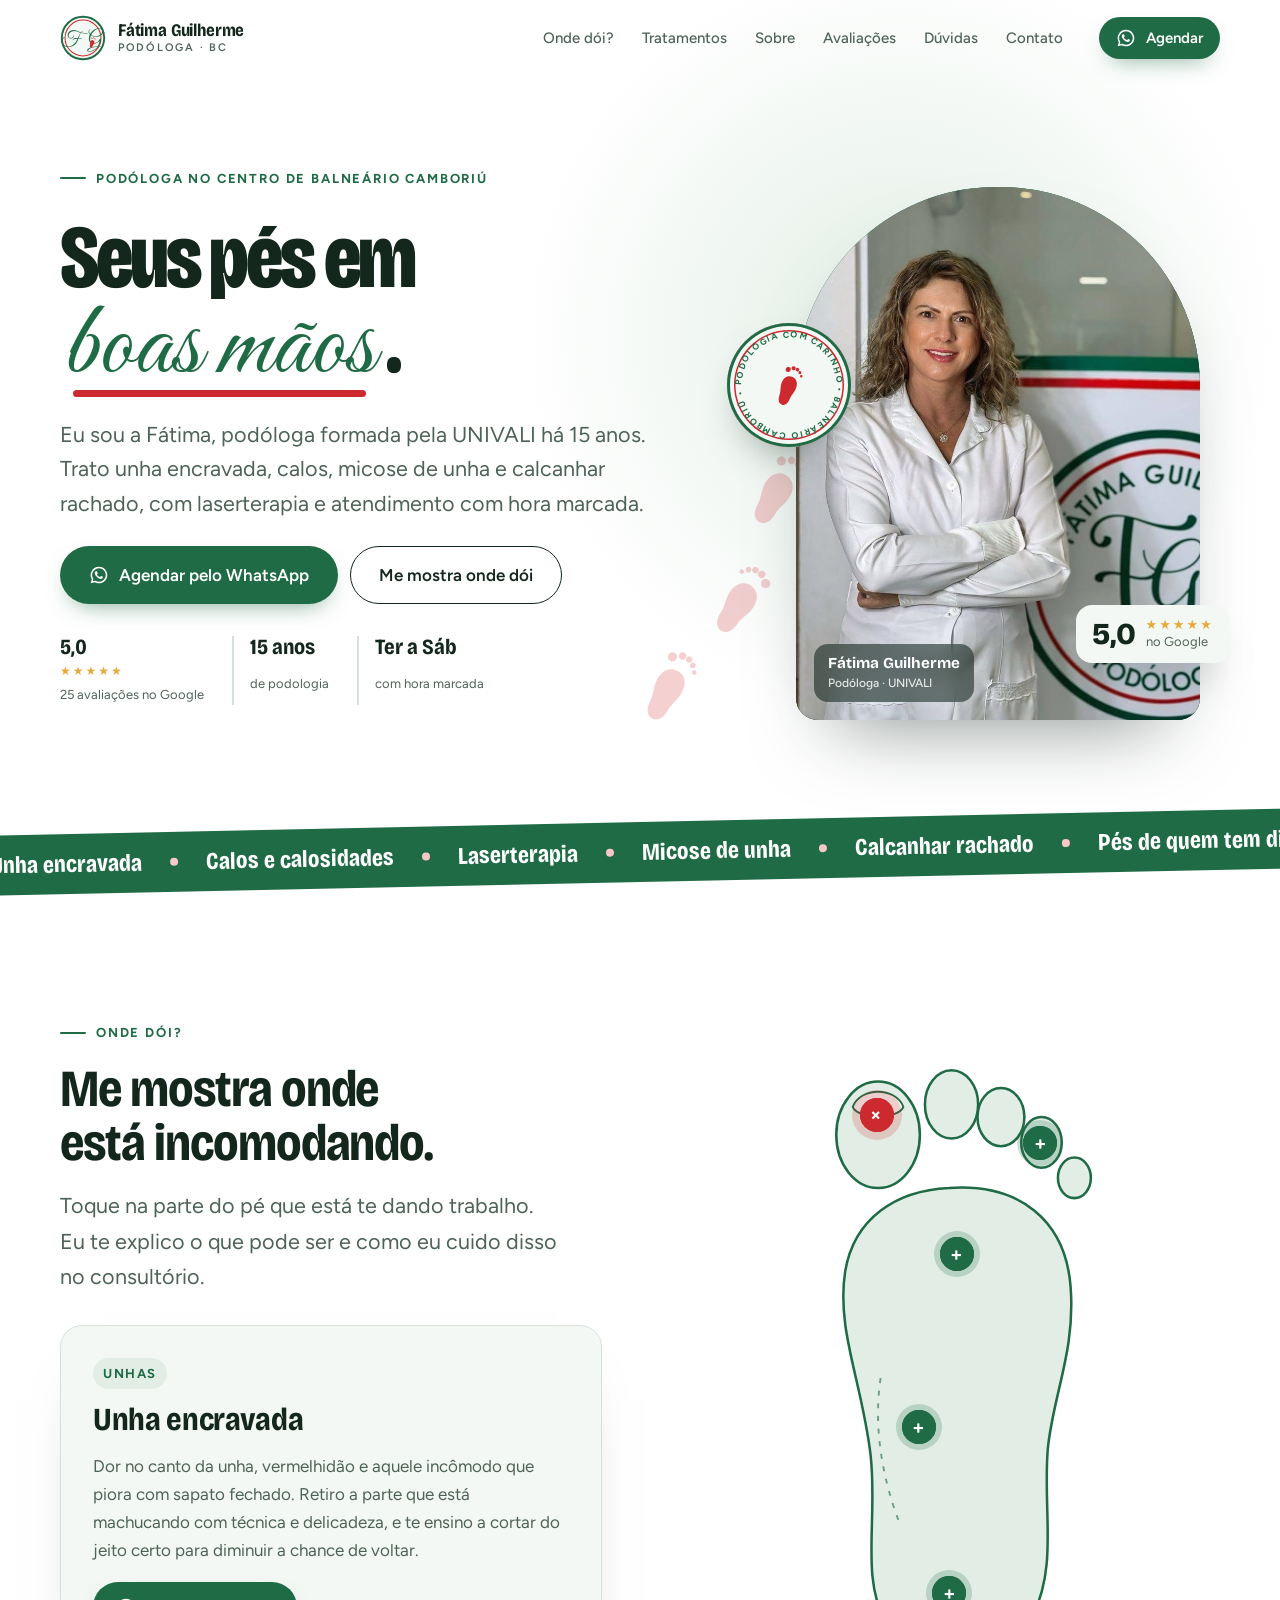
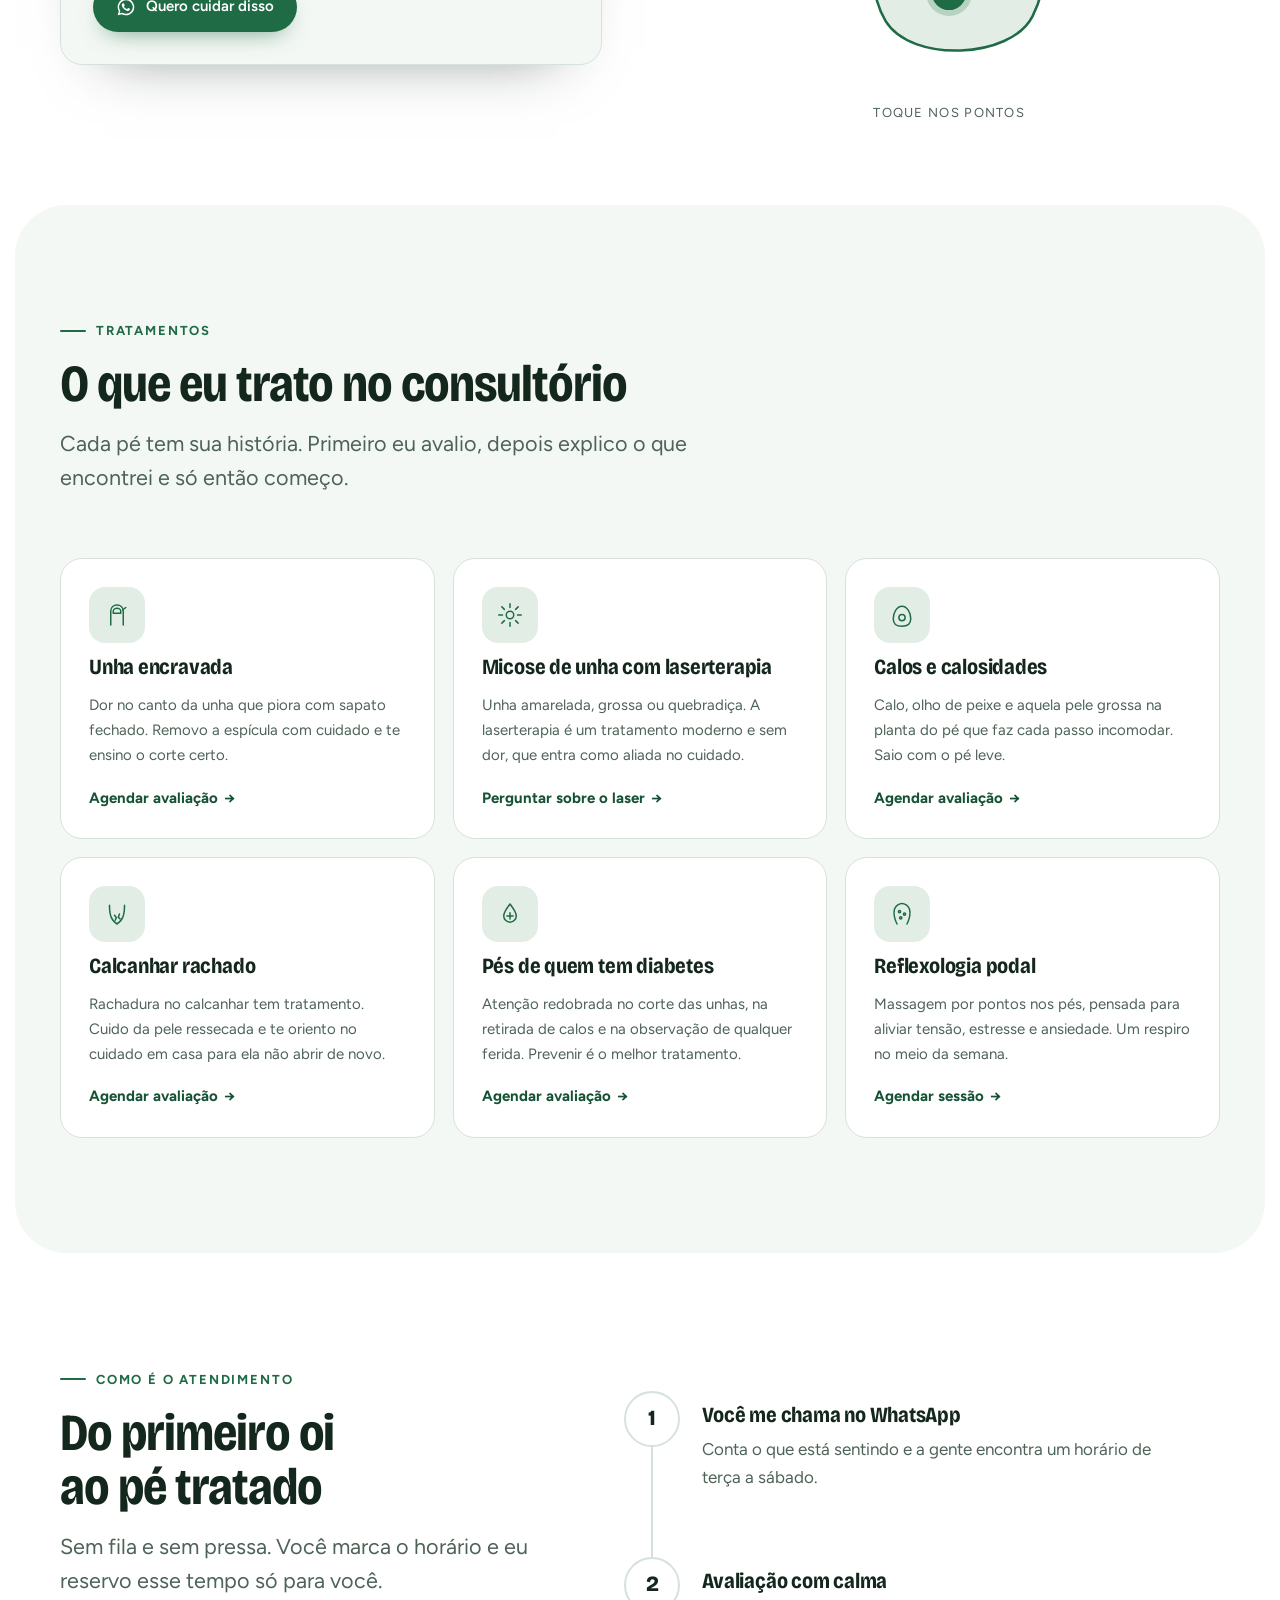
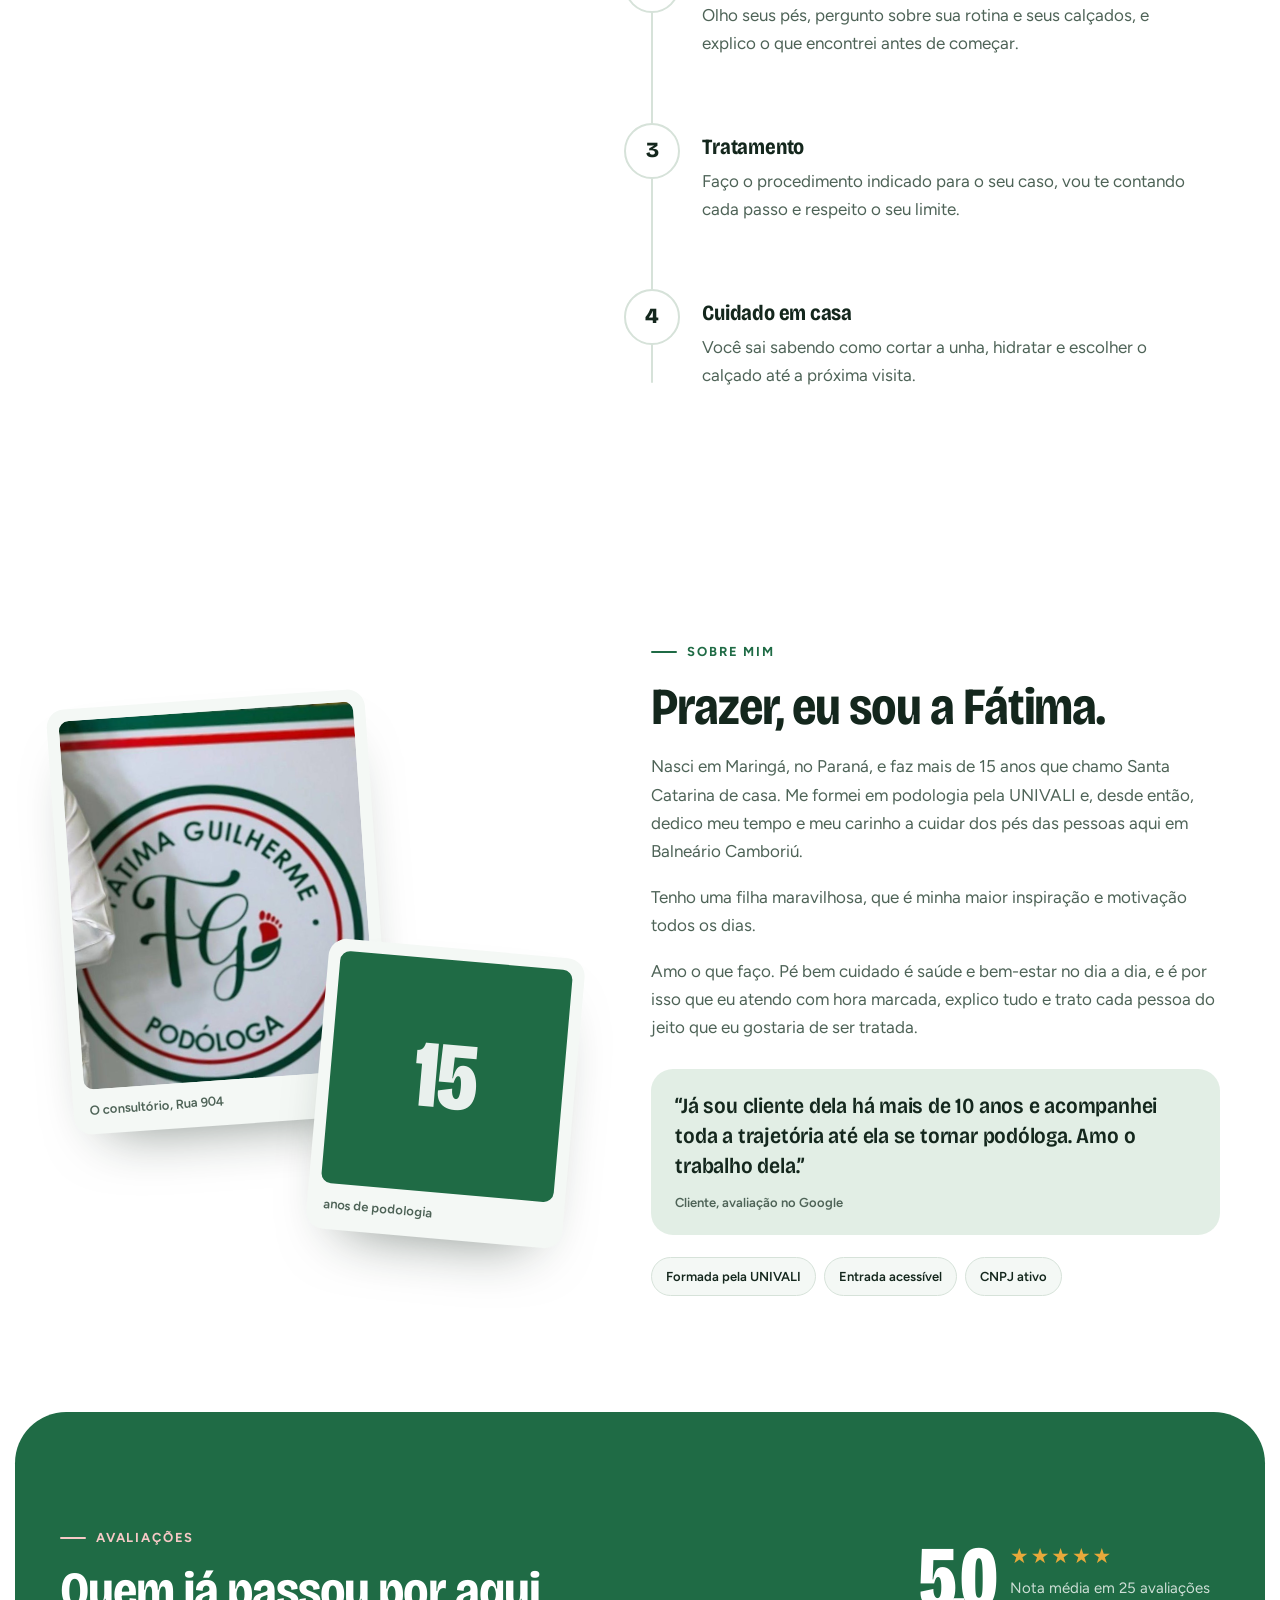
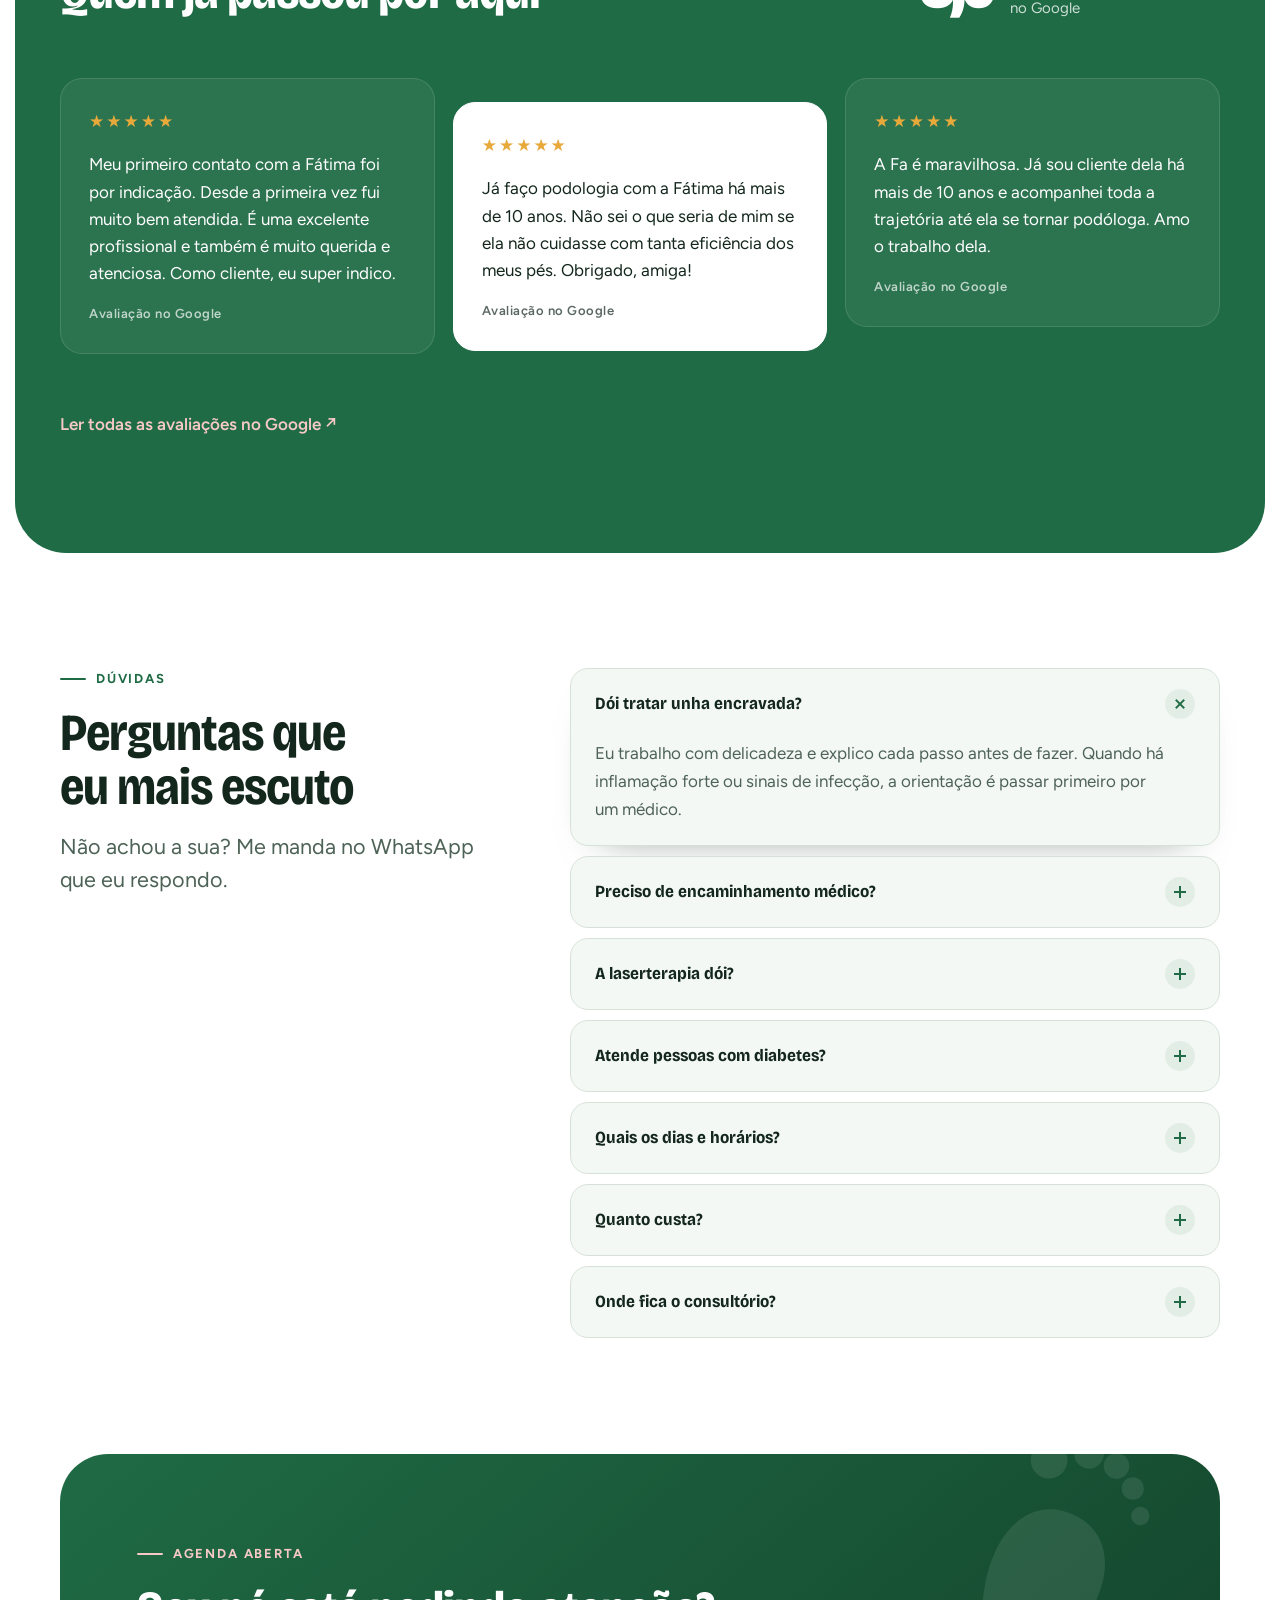
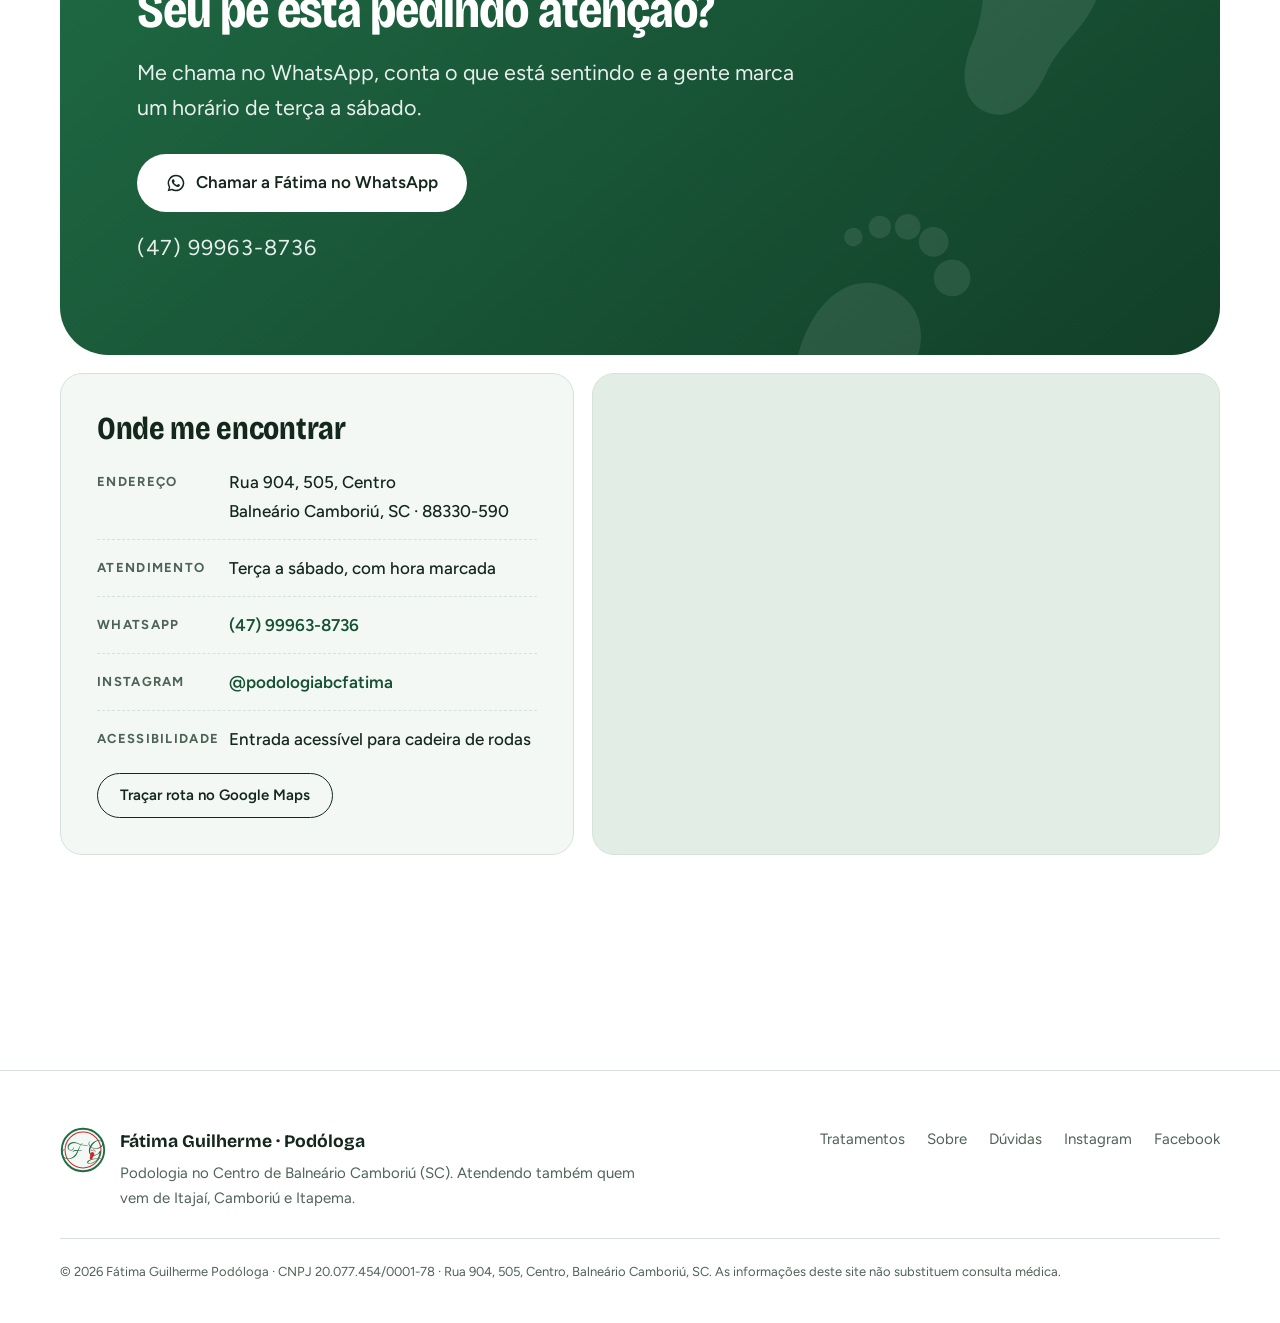
<file: index.html>
<!doctype html>
<html lang="pt-BR">
<head>
  <meta charset="utf-8">
  <meta name="viewport" content="width=device-width, initial-scale=1, viewport-fit=cover">
  <title>Podóloga em Balneário Camboriú | Fátima Guilherme · Unha encravada e laserterapia</title>
  <meta name="description" content="Fátima Guilherme, podóloga formada pela UNIVALI no Centro de Balneário Camboriú. Unha encravada, calos, micose de unha com laserterapia, calcanhar rachado e pés de quem tem diabetes. Agende pelo WhatsApp.">
  <link rel="canonical" href="https://fatimaguilherme.vercel.app/">
  <meta name="robots" content="index, follow, max-image-preview:large, max-snippet:-1">
  <meta name="author" content="Fátima Guilherme">
  <meta name="theme-color" content="#FFFFFF">
  <meta name="color-scheme" content="only light">

  <!-- Local SEO -->
  <meta name="geo.region" content="BR-SC">
  <meta name="geo.placename" content="Balneário Camboriú">
  <meta name="geo.position" content="-26.9928063;-48.6391821">
  <meta name="ICBM" content="-26.9928063, -48.6391821">

  <!-- Open Graph / redes -->
  <meta property="og:type" content="website">
  <meta property="og:locale" content="pt_BR">
  <meta property="og:site_name" content="Fátima Guilherme · Podóloga">
  <meta property="og:title" content="Fátima Guilherme · Podóloga em Balneário Camboriú">
  <meta property="og:description" content="Seus pés em boas mãos. Unha encravada, calos, micose de unha com laserterapia e cuidado com pés de quem tem diabetes. Centro de BC, com hora marcada.">
  <meta property="og:url" content="https://fatimaguilherme.vercel.app/">
  <meta property="og:image" content="https://fatimaguilherme.vercel.app/assets/img/og-image.jpg">
  <meta property="og:image:width" content="1200">
  <meta property="og:image:height" content="630">
  <meta property="og:image:alt" content="Fátima Guilherme, podóloga em Balneário Camboriú">
  <meta name="twitter:card" content="summary_large_image">
  <meta name="twitter:title" content="Fátima Guilherme · Podóloga em Balneário Camboriú">
  <meta name="twitter:description" content="Unha encravada, calos, laserterapia e cuidado com os pés no Centro de BC. Agende pelo WhatsApp.">
  <meta name="twitter:image" content="https://fatimaguilherme.vercel.app/assets/img/og-image.jpg">

  <link rel="icon" href="/assets/img/favicon.svg" type="image/svg+xml">
  <link rel="apple-touch-icon" href="/assets/img/apple-touch-icon.png">
  <link rel="manifest" href="/site.webmanifest">
  <link rel="alternate" type="text/plain" title="LLM summary" href="/llms.txt">

  <script>document.documentElement.classList.add('js')</script>
  <link rel="preconnect" href="https://fonts.googleapis.com">
  <link rel="preconnect" href="https://fonts.gstatic.com" crossorigin>
  <link rel="stylesheet" href="https://fonts.googleapis.com/css2?family=Bricolage+Grotesque:opsz,wdth,wght@12..96,75..100,500..800&family=Figtree:wght@400;500;600;700&family=Great+Vibes&display=swap">
  <link rel="stylesheet" href="/assets/css/style.css?v=4">

  <script type="application/ld+json">
  {
    "@context": "https://schema.org",
    "@graph": [
      {
        "@type": ["MedicalBusiness", "LocalBusiness"],
        "@id": "https://fatimaguilherme.vercel.app/#negocio",
        "name": "Fátima Guilherme | Podóloga",
        "alternateName": "Podologia BC Fátima",
        "description": "Consultório de podologia no Centro de Balneário Camboriú (SC). Tratamento de unha encravada, calos e calosidades, micose de unha com laserterapia, rachaduras no calcanhar, cuidado com pés de pessoas com diabetes e reflexologia podal.",
        "url": "https://fatimaguilherme.vercel.app/",
        "image": ["https://fatimaguilherme.vercel.app/assets/img/fatima-podologa-balneario-camboriu.jpg", "https://fatimaguilherme.vercel.app/assets/img/og-image.jpg"],
        "logo": "https://fatimaguilherme.vercel.app/assets/img/apple-touch-icon.png",
        "telephone": "+55-47-99963-8736",
        "medicalSpecialty": "Podiatric",
        "priceRange": "$$",
        "taxID": "20.077.454/0001-78",
        "address": {
          "@type": "PostalAddress",
          "streetAddress": "Rua 904, 505",
          "addressLocality": "Balneário Camboriú",
          "addressRegion": "SC",
          "postalCode": "88330-590",
          "addressCountry": "BR"
        },
        "geo": { "@type": "GeoCoordinates", "latitude": -26.9928063, "longitude": -48.6391821 },
        "hasMap": "https://www.google.com/maps/place/F%C3%A1tima+Guilherme+%7C+Pod%C3%B3loga/@-26.9928063,-48.6391821,17z/data=!4m6!3m5!1s0x94d8b7003e2b6f2d:0xf1be49d1ab3f99e7!8m2!3d-26.9928063!4d-48.6391821!16s%2Fg%2F11vxy5zhkg",
        "areaServed": [
          { "@type": "City", "name": "Balneário Camboriú" },
          { "@type": "City", "name": "Itajaí" },
          { "@type": "City", "name": "Camboriú" },
          { "@type": "City", "name": "Itapema" }
        ],
        "openingHoursSpecification": [
          { "@type": "OpeningHoursSpecification", "dayOfWeek": ["Tuesday", "Wednesday", "Thursday", "Friday", "Saturday"], "opens": "09:00", "closes": "19:00" }
        ],
        "amenityFeature": [
          { "@type": "LocationFeatureSpecification", "name": "Entrada acessível para cadeira de rodas", "value": true }
        ],
        "availableService": [
          { "@type": "MedicalProcedure", "name": "Tratamento de unha encravada (onicocriptose)" },
          { "@type": "MedicalTherapy", "name": "Laserterapia para micose de unha (onicomicose)" },
          { "@type": "MedicalProcedure", "name": "Remoção de calos e calosidades" },
          { "@type": "MedicalProcedure", "name": "Tratamento de rachaduras no calcanhar" },
          { "@type": "MedicalProcedure", "name": "Cuidado podológico para pessoas com diabetes" },
          { "@type": "MedicalTherapy", "name": "Reflexologia podal" }
        ],
        "founder": { "@id": "https://fatimaguilherme.vercel.app/#fatima" },
        "sameAs": [
          "https://www.instagram.com/podologiabcfatima/",
          "https://www.facebook.com/61563045962253"
        ]
      },
      {
        "@type": "Person",
        "@id": "https://fatimaguilherme.vercel.app/#fatima",
        "name": "Fátima Guilherme",
        "jobTitle": "Podóloga",
        "image": "https://fatimaguilherme.vercel.app/assets/img/fatima-podologa-balneario-camboriu.jpg",
        "alumniOf": { "@type": "CollegeOrUniversity", "name": "UNIVALI - Universidade do Vale do Itajaí" },
        "birthPlace": { "@type": "Place", "name": "Maringá, PR" },
        "worksFor": { "@id": "https://fatimaguilherme.vercel.app/#negocio" },
        "sameAs": ["https://www.instagram.com/podologiabcfatima/"]
      },
      {
        "@type": "WebSite",
        "@id": "https://fatimaguilherme.vercel.app/#site",
        "url": "https://fatimaguilherme.vercel.app/",
        "name": "Fátima Guilherme · Podóloga",
        "inLanguage": "pt-BR",
        "publisher": { "@id": "https://fatimaguilherme.vercel.app/#negocio" }
      },
      {
        "@type": "FAQPage",
        "@id": "https://fatimaguilherme.vercel.app/#faq",
        "mainEntity": [
          { "@type": "Question", "name": "Dói tratar unha encravada?", "acceptedAnswer": { "@type": "Answer", "text": "A Fátima trabalha com delicadeza e explica cada passo antes de fazer. Quando há inflamação forte ou sinais de infecção, a orientação é passar primeiro por um médico." } },
          { "@type": "Question", "name": "Preciso de encaminhamento médico para ir à podóloga?", "acceptedAnswer": { "@type": "Answer", "text": "Não. O agendamento é feito direto com a Fátima pelo WhatsApp (47) 99963-8736." } },
          { "@type": "Question", "name": "A laserterapia dói?", "acceptedAnswer": { "@type": "Answer", "text": "Não. A laserterapia é um tratamento sem dor, usado como aliado no cuidado com micose de unha e outras alterações dos pés." } },
          { "@type": "Question", "name": "Quais os horários de atendimento?", "acceptedAnswer": { "@type": "Answer", "text": "O atendimento é com hora marcada, de terça a sábado. Os horários livres são confirmados pelo WhatsApp." } },
          { "@type": "Question", "name": "Onde fica o consultório?", "acceptedAnswer": { "@type": "Answer", "text": "Na Rua 904, 505, Centro de Balneário Camboriú (SC), CEP 88330-590. A entrada é acessível para cadeira de rodas." } },
          { "@type": "Question", "name": "Quanto custa a consulta com a podóloga?", "acceptedAnswer": { "@type": "Answer", "text": "O valor depende do tratamento. A Fátima passa os valores pelo WhatsApp depois de entender o que você está sentindo." } },
          { "@type": "Question", "name": "A podóloga atende pessoas com diabetes?", "acceptedAnswer": { "@type": "Answer", "text": "Sim. Pés de pessoas com diabetes pedem atenção redobrada no corte das unhas, na remoção de calos e na observação de feridas, e esse cuidado preventivo faz parte do atendimento." } }
        ]
      }
    ]
  }
  </script>
</head>
<body>
  <a class="skip" href="#conteudo">Pular para o conteúdo</a>

  <!-- Ícone de pegada reutilizado no site -->
  <svg width="0" height="0" style="position:absolute" aria-hidden="true" focusable="false">
    <defs>
      <symbol id="pegada" viewBox="0 0 40 80">
        <path d="M20 24c9 0 14 7 14 17 0 9-4 14-4 22 0 9-4 15-10 15S10 72 10 63c0-8-4-13-4-22 0-10 5-17 14-17z"/>
        <circle cx="9" cy="14" r="4.6"/>
        <circle cx="17.5" cy="8.5" r="3.7"/>
        <circle cx="25" cy="8.5" r="3.2"/>
        <circle cx="31" cy="12" r="2.8"/>
        <circle cx="35.5" cy="17.5" r="2.3"/>
      </symbol>
      <symbol id="monograma" viewBox="0 0 64 64">
        <circle cx="32" cy="32" r="29.5" fill="none" stroke="currentColor" stroke-width="2.6"/>
        <circle cx="32" cy="32" r="25" fill="none" stroke="#CC2A2F" stroke-width="1.4"/>
        <text x="29" y="42" text-anchor="middle" font-family="Great Vibes, Segoe Script, cursive" font-size="27" fill="currentColor">FG</text>
        <g fill="#CC2A2F" transform="translate(41 30) scale(.2) rotate(18 20 40)"><path d="M20 24c9 0 14 7 14 17 0 9-4 14-4 22 0 9-4 15-10 15S10 72 10 63c0-8-4-13-4-22 0-10 5-17 14-17z"/><circle cx="9" cy="14" r="4.6"/><circle cx="17.5" cy="8.5" r="3.7"/><circle cx="25" cy="8.5" r="3.2"/><circle cx="31" cy="12" r="2.8"/><circle cx="35.5" cy="17.5" r="2.3"/></g>
      </symbol>
      <symbol id="whats" viewBox="0 0 24 24">
        <path d="M12 2a10 10 0 0 0-8.6 15.1L2 22l5-1.3A10 10 0 1 0 12 2zm0 18.2c-1.5 0-3-.4-4.3-1.2l-.3-.2-3 .8.8-2.9-.2-.3A8.2 8.2 0 1 1 12 20.2zm4.5-6.1c-.2-.1-1.5-.7-1.7-.8-.2-.1-.4-.1-.6.1l-.8 1c-.1.2-.3.2-.5.1-.7-.3-1.4-.7-2-1.2-.5-.5-1-1.1-1.3-1.7-.1-.2 0-.4.1-.5l.4-.4.3-.4v-.5l-.8-1.9c-.2-.5-.4-.4-.6-.4h-.5c-.2 0-.5.1-.7.3-.6.6-.9 1.3-.9 2.1.1.9.4 1.8 1 2.6 1.1 1.6 2.5 2.9 4.2 3.7.5.2 1.1.4 1.6.5.6.2 1.2.1 1.7-.1.5-.3 1-.7 1.2-1.2.1-.3.1-.7 0-1l-.1-.1z"/>
      </symbol>
    </defs>
  </svg>

  <div class="progress" aria-hidden="true"><span></span></div>

  <header class="topo" id="topo">
    <div class="wrap topo__in">
      <a class="marca" href="#inicio" aria-label="Fátima Guilherme, Podóloga. Voltar ao início">
        <svg class="marca__icone" aria-hidden="true"><use href="#monograma"/></svg>
        <span class="marca__nome">Fátima Guilherme<small>Podóloga · BC</small></span>
      </a>
      <nav class="menu" id="menu" aria-label="Principal">
        <a href="#onde-doi">Onde dói?</a>
        <a href="#tratamentos">Tratamentos</a>
        <a href="#sobre">Sobre</a>
        <a href="#avaliacoes">Avaliações</a>
        <a href="#duvidas">Dúvidas</a>
        <a href="#contato">Contato</a>
      </nav>
      <a class="btn btn--sm btn--marca topo__cta" href="https://wa.me/5547999638736" data-msg="Oi, Fátima! Vim pelo site e quero agendar um horário." target="_blank" rel="noopener">
        <svg aria-hidden="true"><use href="#whats"/></svg> Agendar
      </a>
      <button class="burger" type="button" aria-expanded="false" aria-controls="menu" aria-label="Abrir menu"><span></span><span></span></button>
    </div>
  </header>

  <main id="conteudo">

    <!-- HERO -->
    <section class="hero" id="inicio">
      <div class="wrap hero__grid">
        <div class="hero__texto">
          <p class="eyebrow" data-reveal>Podóloga no Centro de Balneário Camboriú</p>
          <h1 data-reveal>Seus pés em <span class="grifo">boas mãos</span>.</h1>
          <p class="hero__lead" data-reveal>Eu sou a Fátima, podóloga formada pela UNIVALI há 15 anos. Trato unha encravada, calos, micose de unha e calcanhar rachado, com laserterapia e atendimento com hora marcada.</p>
          <div class="hero__acoes" data-reveal>
            <a class="btn btn--marca btn--lg" href="https://wa.me/5547999638736" data-msg="Oi, Fátima! Vim pelo site e quero agendar um horário." target="_blank" rel="noopener">
              <svg aria-hidden="true"><use href="#whats"/></svg> Agendar pelo WhatsApp
            </a>
            <a class="btn btn--linha btn--lg" href="#onde-doi">Me mostra onde dói</a>
          </div>
          <ul class="provas" data-reveal>
            <li><strong>5,0</strong> <span class="estrelas" aria-hidden="true">★★★★★</span> <span>25 avaliações no Google</span></li>
            <li><strong>15 anos</strong> <span>de podologia</span></li>
            <li><strong>Ter a Sáb</strong> <span>com hora marcada</span></li>
          </ul>
        </div>

        <div class="hero__arte" aria-hidden="true">
          <div class="trilha">
            <svg class="print" style="--i:0;left:2%;top:84%;--r:28deg"><use href="#pegada"/></svg>
            <svg class="print print--esq" style="--i:1;left:14%;top:70%;--r:34deg"><use href="#pegada"/></svg>
            <svg class="print" style="--i:2;left:20%;top:52%;--r:30deg"><use href="#pegada"/></svg>
            <svg class="print print--esq" style="--i:3;left:33%;top:40%;--r:38deg"><use href="#pegada"/></svg>
            <svg class="print" style="--i:4;left:40%;top:22%;--r:34deg"><use href="#pegada"/></svg>
            <svg class="print print--esq" style="--i:5;left:53%;top:10%;--r:40deg"><use href="#pegada"/></svg>
          </div>
          <figure class="retrato" data-parallax>
            <div class="retrato__fallback"><span>FG</span></div>
            <img class="retrato__foto" src="/assets/img/fatima.jpg" width="800" height="1041" fetchpriority="high" alt="Fátima Guilherme, podóloga, de jaleco branco no consultório em Balneário Camboriú">
            <figcaption class="retrato__legenda">Fátima Guilherme<br><small>Podóloga · UNIVALI</small></figcaption>
          </figure>
          <div class="selo">
            <svg viewBox="0 0 120 120">
              <defs><path id="circulo" d="M60 60m-46 0a46 46 0 1 1 92 0a46 46 0 1 1-92 0"/></defs>
              <text><textPath href="#circulo" textLength="284" lengthAdjust="spacing">PODOLOGIA COM CARINHO • BALNEÁRIO CAMBORIÚ • </textPath></text>
            </svg>
            <svg class="selo__pe"><use href="#pegada"/></svg>
          </div>
          <div class="chip-nota">
            <strong>5,0</strong>
            <span><span class="estrelas">★★★★★</span><br>no Google</span>
          </div>
        </div>
      </div>
    </section>

    <!-- FAIXA -->
    <div class="faixa" aria-hidden="true">
      <div class="faixa__trilho">
        <span>Unha encravada</span><i></i><span>Calos e calosidades</span><i></i><span>Laserterapia</span><i></i><span>Micose de unha</span><i></i><span>Calcanhar rachado</span><i></i><span>Pés de quem tem diabetes</span><i></i><span>Reflexologia podal</span><i></i>
        <span>Unha encravada</span><i></i><span>Calos e calosidades</span><i></i><span>Laserterapia</span><i></i><span>Micose de unha</span><i></i><span>Calcanhar rachado</span><i></i><span>Pés de quem tem diabetes</span><i></i><span>Reflexologia podal</span><i></i>
      </div>
    </div>

    <!-- MAPA DO PÉ -->
    <section class="secao mapa" id="onde-doi" aria-labelledby="t-mapa">
      <div class="wrap mapa__grid">
        <div class="mapa__intro">
          <p class="eyebrow" data-reveal>Onde dói?</p>
          <h2 id="t-mapa" data-reveal>Me mostra onde está incomodando.</h2>
          <p data-reveal>Toque na parte do pé que está te dando trabalho. Eu te explico o que pode ser e como eu cuido disso no consultório.</p>

          <div class="painel" id="painel" aria-live="polite" data-reveal>
            <p class="painel__tag" id="painel-tag">Unhas</p>
            <h3 id="painel-titulo">Unha encravada</h3>
            <p id="painel-texto">Dor no canto da unha, vermelhidão e aquele incômodo que piora com sapato fechado. Retiro a parte que está machucando com técnica e delicadeza, e te ensino a cortar do jeito certo para diminuir a chance de voltar.</p>
            <a class="btn btn--marca" id="painel-cta" href="https://wa.me/5547999638736" data-msg="Oi, Fátima! Estou com unha encravada e quero agendar uma avaliação." target="_blank" rel="noopener">
              <svg aria-hidden="true"><use href="#whats"/></svg> Quero cuidar disso
            </a>
          </div>
        </div>

        <div class="pe" data-reveal>
          <svg class="pe__desenho" viewBox="0 0 300 540" aria-hidden="true">
            <path class="pe__sola" d="M150 150c56-4 92 26 96 78 4 50-14 86-18 128-4 48 8 92-12 132-17 34-96 37-116 4-20-34-6-82-12-132-7-58-27-98-20-144 7-42 40-64 82-66z"/>
            <path class="pe__arco" d="M96 300c-6 40 2 80 14 112"/>
            <ellipse class="pe__dedo" cx="94" cy="108" rx="33" ry="42"/>
            <ellipse class="pe__dedo" cx="152" cy="84" rx="21" ry="27"/>
            <ellipse class="pe__dedo" cx="191" cy="94" rx="18.5" ry="23"/>
            <ellipse class="pe__dedo" cx="223" cy="114" rx="16" ry="20"/>
            <ellipse class="pe__dedo" cx="249" cy="142" rx="13" ry="16"/>
            <path class="pe__unha" d="M74 86c6-16 34-16 40 0-4 10-36 10-40 0z"/>
          </svg>
          <button class="ponto is-ativo" type="button" style="left:31%;top:17%" data-spot="encravada" aria-pressed="true"><span class="sr">Unhas: unha encravada</span></button>
          <button class="ponto" type="button" style="left:74%;top:21%" data-spot="micose" aria-pressed="false"><span class="sr">Unha grossa ou amarelada: micose</span></button>
          <button class="ponto" type="button" style="left:52%;top:37%" data-spot="calos" aria-pressed="false"><span class="sr">Planta do pé: calos</span></button>
          <button class="ponto" type="button" style="left:42%;top:62%" data-spot="reflexo" aria-pressed="false"><span class="sr">Arco do pé: reflexologia</span></button>
          <button class="ponto" type="button" style="left:50%;top:86%" data-spot="calcanhar" aria-pressed="false"><span class="sr">Calcanhar: rachaduras</span></button>
          <p class="pe__dica">Toque nos pontos</p>
        </div>
      </div>
    </section>

    <!-- TRATAMENTOS -->
    <section class="secao trat" id="tratamentos" aria-labelledby="t-trat">
      <div class="wrap">
        <div class="cabeca">
          <p class="eyebrow" data-reveal>Tratamentos</p>
          <h2 id="t-trat" data-reveal>O que eu trato no consultório</h2>
          <p data-reveal>Cada pé tem sua história. Primeiro eu avalio, depois explico o que encontrei e só então começo.</p>
        </div>
        <div class="cards">
          <article class="card" data-reveal>
            <div class="card__icone" aria-hidden="true"><svg viewBox="0 0 48 48"><path d="M14 40V18c0-6 4-10 10-10s10 4 10 10v22"/><path d="M18 18c0-3 3-5 6-5s6 2 6 5v3H18z"/><path d="M33 16l5-4"/></svg></div>
            <h3>Unha encravada</h3>
            <p>Dor no canto da unha que piora com sapato fechado. Removo a espícula com cuidado e te ensino o corte certo.</p>
            <a class="card__link" href="https://wa.me/5547999638736" data-msg="Oi, Fátima! Quero agendar para tratar unha encravada." target="_blank" rel="noopener">Agendar avaliação <span aria-hidden="true">→</span></a>
          </article>
          <article class="card" data-reveal>
            <div class="card__icone" aria-hidden="true"><svg viewBox="0 0 48 48"><circle cx="24" cy="24" r="6"/><path d="M24 6v6M24 36v6M6 24h6M36 24h6M11 11l4 4M33 33l4 4M37 11l-4 4M15 33l-4 4"/></svg></div>
            <h3>Micose de unha com laserterapia</h3>
            <p>Unha amarelada, grossa ou quebradiça. A laserterapia é um tratamento moderno e sem dor, que entra como aliada no cuidado.</p>
            <a class="card__link" href="https://wa.me/5547999638736" data-msg="Oi, Fátima! Quero saber sobre laserterapia para micose de unha." target="_blank" rel="noopener">Perguntar sobre o laser <span aria-hidden="true">→</span></a>
          </article>
          <article class="card" data-reveal>
            <div class="card__icone" aria-hidden="true"><svg viewBox="0 0 48 48"><path d="M10 30c0-10 6-20 14-20s14 10 14 20-6 12-14 12-14-2-14-12z"/><circle cx="24" cy="28" r="5"/></svg></div>
            <h3>Calos e calosidades</h3>
            <p>Calo, olho de peixe e aquela pele grossa na planta do pé que faz cada passo incomodar. Saio com o pé leve.</p>
            <a class="card__link" href="https://wa.me/5547999638736" data-msg="Oi, Fátima! Quero agendar para tirar calos." target="_blank" rel="noopener">Agendar avaliação <span aria-hidden="true">→</span></a>
          </article>
          <article class="card" data-reveal>
            <div class="card__icone" aria-hidden="true"><svg viewBox="0 0 48 48"><path d="M12 10c0 14 2 24 12 30 10-6 12-16 12-30"/><path d="M20 26l3 4-2 4M28 24l-2 5 3 3"/></svg></div>
            <h3>Calcanhar rachado</h3>
            <p>Rachadura no calcanhar tem tratamento. Cuido da pele ressecada e te oriento no cuidado em casa para ela não abrir de novo.</p>
            <a class="card__link" href="https://wa.me/5547999638736" data-msg="Oi, Fátima! Estou com o calcanhar rachado e quero agendar." target="_blank" rel="noopener">Agendar avaliação <span aria-hidden="true">→</span></a>
          </article>
          <article class="card" data-reveal>
            <div class="card__icone" aria-hidden="true"><svg viewBox="0 0 48 48"><path d="M24 8c6 8 10 13 10 19a10 10 0 0 1-20 0c0-6 4-11 10-19z"/><path d="M24 22v10M19 27h10"/></svg></div>
            <h3>Pés de quem tem diabetes</h3>
            <p>Atenção redobrada no corte das unhas, na retirada de calos e na observação de qualquer ferida. Prevenir é o melhor tratamento.</p>
            <a class="card__link" href="https://wa.me/5547999638736" data-msg="Oi, Fátima! Tenho diabetes e quero agendar um cuidado com os pés." target="_blank" rel="noopener">Agendar avaliação <span aria-hidden="true">→</span></a>
          </article>
          <article class="card" data-reveal>
            <div class="card__icone" aria-hidden="true"><svg viewBox="0 0 48 48"><path d="M16 40c-4-8-6-16-4-24 2-6 8-9 12-9s10 3 12 9c2 8 0 16-4 24"/><circle cx="20" cy="20" r="1.8"/><circle cx="28" cy="24" r="1.8"/><circle cx="22" cy="30" r="1.8"/></svg></div>
            <h3>Reflexologia podal</h3>
            <p>Massagem por pontos nos pés, pensada para aliviar tensão, estresse e ansiedade. Um respiro no meio da semana.</p>
            <a class="card__link" href="https://wa.me/5547999638736" data-msg="Oi, Fátima! Quero agendar uma sessão de reflexologia podal." target="_blank" rel="noopener">Agendar sessão <span aria-hidden="true">→</span></a>
          </article>
        </div>
        <p class="arraste" aria-hidden="true">Arraste para ver os tratamentos</p>
      </div>
    </section>

    <!-- COMO FUNCIONA -->
    <section class="secao passos" id="como-funciona" aria-labelledby="t-passos">
      <div class="wrap passos__grid">
        <div class="cabeca cabeca--sticky">
          <p class="eyebrow" data-reveal>Como é o atendimento</p>
          <h2 id="t-passos" data-reveal>Do primeiro oi ao pé tratado</h2>
          <p data-reveal>Sem fila e sem pressa. Você marca o horário e eu reservo esse tempo só para você.</p>
        </div>
        <ol class="linha" id="linha">
          <li class="passo" data-reveal>
            <span class="passo__n">1</span>
            <div><h3>Você me chama no WhatsApp</h3><p>Conta o que está sentindo e a gente encontra um horário de terça a sábado.</p></div>
          </li>
          <li class="passo" data-reveal>
            <span class="passo__n">2</span>
            <div><h3>Avaliação com calma</h3><p>Olho seus pés, pergunto sobre sua rotina e seus calçados, e explico o que encontrei antes de começar.</p></div>
          </li>
          <li class="passo" data-reveal>
            <span class="passo__n">3</span>
            <div><h3>Tratamento</h3><p>Faço o procedimento indicado para o seu caso, vou te contando cada passo e respeito o seu limite.</p></div>
          </li>
          <li class="passo" data-reveal>
            <span class="passo__n">4</span>
            <div><h3>Cuidado em casa</h3><p>Você sai sabendo como cortar a unha, hidratar e escolher o calçado até a próxima visita.</p></div>
          </li>
        </ol>
      </div>
    </section>

    <!-- SOBRE -->
    <section class="secao sobre" id="sobre" aria-labelledby="t-sobre">
      <div class="wrap sobre__grid">
        <div class="sobre__fotos" data-reveal>
          <figure class="polaroid polaroid--a">
            <div class="polaroid__img" role="img" aria-label="Placa com o logo Fátima Guilherme Podóloga no consultório" style="background-image:url('/assets/img/consultorio.jpg')"></div>
            <figcaption>O consultório, Rua 904</figcaption>
          </figure>
          <figure class="polaroid polaroid--b">
            <div class="polaroid__img polaroid__img--marca"><span>15</span></div>
            <figcaption>anos de podologia</figcaption>
          </figure>
        </div>
        <div class="sobre__texto">
          <p class="eyebrow" data-reveal>Sobre mim</p>
          <h2 id="t-sobre" data-reveal>Prazer, eu sou a Fátima.</h2>
          <p data-reveal>Nasci em Maringá, no Paraná, e faz mais de 15 anos que chamo Santa Catarina de casa. Me formei em podologia pela UNIVALI e, desde então, dedico meu tempo e meu carinho a cuidar dos pés das pessoas aqui em Balneário Camboriú.</p>
          <p data-reveal>Tenho uma filha maravilhosa, que é minha maior inspiração e motivação todos os dias.</p>
          <p data-reveal>Amo o que faço. Pé bem cuidado é saúde e bem-estar no dia a dia, e é por isso que eu atendo com hora marcada, explico tudo e trato cada pessoa do jeito que eu gostaria de ser tratada.</p>
          <blockquote class="citacao" data-reveal>
            <p>“Já sou cliente dela há mais de 10 anos e acompanhei toda a trajetória até ela se tornar podóloga. Amo o trabalho dela.”</p>
            <cite>Cliente, avaliação no Google</cite>
          </blockquote>
          <ul class="selos" data-reveal>
            <li>Formada pela UNIVALI</li>
            <li>Entrada acessível</li>
            <li>CNPJ ativo</li>
          </ul>
        </div>
      </div>
    </section>

    <!-- AVALIAÇÕES -->
    <section class="secao aval" id="avaliacoes" aria-labelledby="t-aval">
      <div class="wrap">
        <div class="aval__topo">
          <div class="cabeca">
            <p class="eyebrow" data-reveal>Avaliações</p>
            <h2 id="t-aval" data-reveal>Quem já passou por aqui</h2>
          </div>
          <div class="nota" data-reveal>
            <span class="nota__n">5,0</span>
            <div><span class="estrelas estrelas--g">★★★★★</span><span class="nota__txt">Nota média em 25 avaliações no Google</span></div>
          </div>
        </div>
        <div class="depos">
          <figure class="depo" data-reveal>
            <span class="estrelas">★★★★★</span>
            <blockquote><p>Meu primeiro contato com a Fátima foi por indicação. Desde a primeira vez fui muito bem atendida. É uma excelente profissional e também é muito querida e atenciosa. Como cliente, eu super indico.</p></blockquote>
            <figcaption>Avaliação no Google</figcaption>
          </figure>
          <figure class="depo depo--destaque" data-reveal>
            <span class="estrelas">★★★★★</span>
            <blockquote><p>Já faço podologia com a Fátima há mais de 10 anos. Não sei o que seria de mim se ela não cuidasse com tanta eficiência dos meus pés. Obrigado, amiga!</p></blockquote>
            <figcaption>Avaliação no Google</figcaption>
          </figure>
          <figure class="depo" data-reveal>
            <span class="estrelas">★★★★★</span>
            <blockquote><p>A Fa é maravilhosa. Já sou cliente dela há mais de 10 anos e acompanhei toda a trajetória até ela se tornar podóloga. Amo o trabalho dela.</p></blockquote>
            <figcaption>Avaliação no Google</figcaption>
          </figure>
        </div>
        <p class="arraste" aria-hidden="true">Arraste para ler mais</p>
        <p class="aval__mais" data-reveal><a class="link" href="https://www.google.com/maps/place/F%C3%A1tima+Guilherme+%7C+Pod%C3%B3loga/@-26.9928063,-48.6391821,17z/data=!4m6!3m5!1s0x94d8b7003e2b6f2d:0xf1be49d1ab3f99e7!8m2!3d-26.9928063!4d-48.6391821!16s%2Fg%2F11vxy5zhkg" target="_blank" rel="noopener">Ler todas as avaliações no Google <span aria-hidden="true">↗</span></a></p>
      </div>
    </section>

    <!-- FAQ -->
    <section class="secao faq" id="duvidas" aria-labelledby="t-faq">
      <div class="wrap faq__grid">
        <div class="cabeca">
          <p class="eyebrow" data-reveal>Dúvidas</p>
          <h2 id="t-faq" data-reveal>Perguntas que eu mais escuto</h2>
          <p data-reveal>Não achou a sua? Me manda no WhatsApp que eu respondo.</p>
        </div>
        <div class="faq__lista">
          <details data-reveal open>
            <summary>Dói tratar unha encravada?</summary>
            <p>Eu trabalho com delicadeza e explico cada passo antes de fazer. Quando há inflamação forte ou sinais de infecção, a orientação é passar primeiro por um médico.</p>
          </details>
          <details data-reveal>
            <summary>Preciso de encaminhamento médico?</summary>
            <p>Não. Você agenda direto comigo pelo WhatsApp (47) 99963-8736.</p>
          </details>
          <details data-reveal>
            <summary>A laserterapia dói?</summary>
            <p>Não. É um tratamento sem dor, usado como aliado no cuidado com micose de unha e outras alterações dos pés.</p>
          </details>
          <details data-reveal>
            <summary>Atende pessoas com diabetes?</summary>
            <p>Sim. Pé de quem tem diabetes pede atenção redobrada no corte das unhas, na retirada de calos e na observação de feridas. Esse cuidado preventivo faz parte do atendimento.</p>
          </details>
          <details data-reveal>
            <summary>Quais os dias e horários?</summary>
            <p>Atendo com hora marcada, de terça a sábado. Os horários livres da semana eu confirmo pelo WhatsApp.</p>
          </details>
          <details data-reveal>
            <summary>Quanto custa?</summary>
            <p>Depende do tratamento. Me conta o que você está sentindo no WhatsApp e eu te passo o valor.</p>
          </details>
          <details data-reveal>
            <summary>Onde fica o consultório?</summary>
            <p>Rua 904, 505, Centro de Balneário Camboriú, CEP 88330-590. A entrada é acessível para cadeira de rodas.</p>
          </details>
        </div>
      </div>
    </section>

    <!-- CTA + CONTATO -->
    <section class="secao contato" id="contato" aria-labelledby="t-contato">
      <div class="wrap">
        <div class="convite" data-reveal>
          <svg class="convite__pe convite__pe--1" aria-hidden="true"><use href="#pegada"/></svg>
          <svg class="convite__pe convite__pe--2" aria-hidden="true"><use href="#pegada"/></svg>
          <p class="eyebrow eyebrow--claro">Agenda aberta</p>
          <h2 id="t-contato">Seu pé está pedindo atenção?</h2>
          <p>Me chama no WhatsApp, conta o que está sentindo e a gente marca um horário de terça a sábado.</p>
          <a class="btn btn--branco btn--lg" href="https://wa.me/5547999638736" data-msg="Oi, Fátima! Vim pelo site e quero agendar um horário." target="_blank" rel="noopener">
            <svg aria-hidden="true"><use href="#whats"/></svg> Chamar a Fátima no WhatsApp
          </a>
          <p class="convite__num">(47) 99963-8736</p>
        </div>

        <div class="local">
          <div class="local__info" data-reveal>
            <h3>Onde me encontrar</h3>
            <dl>
              <div><dt>Endereço</dt><dd><address>Rua 904, 505, Centro<br>Balneário Camboriú, SC · 88330-590</address></dd></div>
              <div><dt>Atendimento</dt><dd>Terça a sábado, com hora marcada</dd></div>
              <div><dt>WhatsApp</dt><dd><a class="link" href="https://wa.me/5547999638736" data-msg="Oi, Fátima! Vim pelo site e quero agendar um horário." target="_blank" rel="noopener">(47) 99963-8736</a></dd></div>
              <div><dt>Instagram</dt><dd><a class="link" href="https://www.instagram.com/podologiabcfatima/" target="_blank" rel="noopener">@podologiabcfatima</a></dd></div>
              <div><dt>Acessibilidade</dt><dd>Entrada acessível para cadeira de rodas</dd></div>
            </dl>
            <a class="btn btn--linha" href="https://www.google.com/maps/dir/?api=1&amp;destination=-26.9928063,-48.6391821" target="_blank" rel="noopener">Traçar rota no Google Maps</a>
          </div>
          <div class="local__mapa" data-reveal>
            <iframe title="Mapa do consultório da podóloga Fátima Guilherme na Rua 904, Centro de Balneário Camboriú" src="https://www.google.com/maps?q=-26.9928063,-48.6391821&amp;z=17&amp;output=embed" loading="lazy" referrerpolicy="no-referrer-when-downgrade" allowfullscreen></iframe>
          </div>
        </div>
      </div>
    </section>
  </main>

  <footer class="rodape">
    <div class="wrap rodape__in">
      <div class="rodape__marca">
        <svg class="marca__icone" aria-hidden="true"><use href="#monograma"/></svg>
        <div>
          <strong>Fátima Guilherme · Podóloga</strong>
          <p>Podologia no Centro de Balneário Camboriú (SC). Atendendo também quem vem de Itajaí, Camboriú e Itapema.</p>
        </div>
      </div>
      <nav class="rodape__links" aria-label="Rodapé">
        <a href="#tratamentos">Tratamentos</a>
        <a href="#sobre">Sobre</a>
        <a href="#duvidas">Dúvidas</a>
        <a href="https://www.instagram.com/podologiabcfatima/" target="_blank" rel="noopener">Instagram</a>
        <a href="https://www.facebook.com/61563045962253" target="_blank" rel="noopener">Facebook</a>
      </nav>
      <p class="rodape__legal">© <span id="ano">2026</span> Fátima Guilherme Podóloga · CNPJ 20.077.454/0001-78 · Rua 904, 505, Centro, Balneário Camboriú, SC. As informações deste site não substituem consulta médica.</p>
    </div>
  </footer>

  <!-- WhatsApp flutuante -->
  <a class="zap" href="https://wa.me/5547999638736" data-msg="Oi, Fátima! Vim pelo site e quero agendar um horário." target="_blank" rel="noopener" aria-label="Agendar pelo WhatsApp">
    <svg aria-hidden="true"><use href="#whats"/></svg><span>Agendar pelo WhatsApp</span>
  </a>

  <script src="/assets/js/main.js?v=4" defer></script>
</body>
</html>
</file>
<file: assets/css/style.css>
/* Conceito: "uma caminhada" com a identidade do logo dela: fundo branco (placa e jaleco),
   verde do anel e do monograma FG como cor principal, vermelho do pezinho como destaque. */
:root {
  --porcelana: #FFFFFF;   /* fundo branco, como a placa do consultório */
  --papel: #F4F8F5;       /* superfícies com leve verde */
  --tinta: #14271D;       /* texto principal, verde quase preto */
  --tinta-2: #4E6357;     /* texto de apoio */
  --marca: #1F6B45;       /* verde do logo */
  --marca-forte: #155234;
  --bruma: #E2EEE5;       /* verde claro de apoio */
  --acento: #CC2A2F;      /* vermelho do pezinho do logo */
  --acento-suave: #F7E1DF;
  --acento-claro: #F6C9C6; /* destaque sobre fundos verdes escuros */
  --linha: #D6E2D9;
  --sombra: 20 39 29;

  --f-display: "Bricolage Grotesque", "Avenir Next", "Segoe UI", system-ui, sans-serif;
  --f-script: "Great Vibes", "Segoe Script", cursive;
  --f-texto: "Figtree", "Segoe UI", system-ui, -apple-system, sans-serif;

  --t-xs: .8125rem;
  --t-sm: .9375rem;
  --t-md: 1.0625rem;
  --t-lg: clamp(1.15rem, 1rem + .5vw, 1.35rem);
  --t-xl: clamp(1.5rem, 1.2rem + 1vw, 2rem);
  --t-2xl: clamp(2rem, 1.4rem + 2.4vw, 3.25rem);
  --t-3xl: clamp(2.75rem, 1.6rem + 5vw, 5.6rem);

  --raio: 22px;
  --raio-sm: 12px;
  --max: 1200px;
  --ease: cubic-bezier(.2, .7, .2, 1);
  color-scheme: light;
}


/* ---------- base ---------- */
*, *::before, *::after { box-sizing: border-box; }
html { scroll-behavior: smooth; scroll-padding-top: 90px; -webkit-text-size-adjust: 100%; }
body {
  margin: 0;
  background: var(--porcelana);
  color: var(--tinta);
  font-family: var(--f-texto);
  font-size: var(--t-md);
  line-height: 1.65;
  -webkit-font-smoothing: antialiased;
  overflow-x: clip;
}
html { overflow-x: clip; }
img, svg, iframe { max-width: 100%; }
h1, h2, h3 {
  font-family: var(--f-display);
  font-variation-settings: "wdth" 85;
  line-height: 1.04;
  letter-spacing: -.02em;
  margin: 0;
  text-wrap: balance;
  font-weight: 700;
}
h2 { font-size: var(--t-2xl); }
h3 { font-size: var(--t-lg); letter-spacing: -.01em; line-height: 1.2; }
p { margin: 0; text-wrap: pretty; }
a { color: inherit; }
:focus-visible { outline: 3px solid var(--marca); outline-offset: 3px; border-radius: 6px; }
.sr { position: absolute; width: 1px; height: 1px; overflow: hidden; clip: rect(0 0 0 0); white-space: nowrap; }
.skip { position: absolute; left: 12px; top: -60px; background: var(--tinta); color: var(--porcelana); padding: 10px 16px; border-radius: 10px; z-index: 100; text-decoration: none; }
.skip:focus { top: 12px; }

.wrap {
  width: 100%;
  max-width: var(--max);
  margin-inline: auto;
  padding-left: max(20px, env(safe-area-inset-left, 0px));
  padding-right: max(20px, env(safe-area-inset-right, 0px));
}
.secao { padding-block: clamp(72px, 9vw, 130px); }

.eyebrow {
  font-size: var(--t-xs);
  font-weight: 700;
  text-transform: uppercase;
  letter-spacing: .14em;
  color: var(--marca);
  display: inline-flex;
  align-items: center;
  gap: 10px;
}
.eyebrow::before { content: ""; width: 26px; height: 2px; background: currentColor; border-radius: 2px; }
.eyebrow--claro { color: var(--acento-claro); }

.cabeca { display: grid; gap: 16px; max-width: 640px; }
.cabeca > p:not(.eyebrow) { color: var(--tinta-2); font-size: var(--t-lg); line-height: 1.55; }

.estrelas { color: #E8A93B; letter-spacing: 2px; }

.link {
  text-decoration: none;
  background: linear-gradient(currentColor, currentColor) 0 100% / 0 2px no-repeat;
  transition: background-size .35s var(--ease), color .2s;
  color: var(--marca-forte);
  font-weight: 600;
}
.link:hover { background-size: 100% 2px; }

/* ---------- botões ---------- */
.btn {
  --bg: var(--papel);
  --fg: var(--tinta);
  display: inline-flex;
  align-items: center;
  justify-content: center;
  gap: 10px;
  padding: 14px 22px;
  border-radius: 999px;
  border: 1.5px solid transparent;
  background: var(--bg);
  color: var(--fg);
  font: 600 var(--t-sm)/1 var(--f-texto);
  text-decoration: none;
  cursor: pointer;
  position: relative;
  isolation: isolate;
  overflow: hidden;
  transition: transform .3s var(--ease), box-shadow .3s var(--ease), background-color .25s, color .25s, border-color .25s;
  white-space: nowrap;
}
.btn svg { width: 20px; height: 20px; fill: currentColor; flex: none; }
.btn::after {
  content: "";
  position: absolute;
  inset: 0;
  z-index: -1;
  background: radial-gradient(120px circle at var(--mx, 50%) var(--my, 50%), rgb(255 255 255 / .28), transparent 60%);
  opacity: 0;
  transition: opacity .3s;
}
@media (hover: hover) { .btn:hover { transform: translateY(-2px); } }
.btn:hover::after { opacity: 1; }
.btn:active { transform: translateY(0) scale(.98); }
.btn--lg { padding: 18px 28px; font-size: var(--t-md); }
.btn--sm { padding: 10px 16px; }
.btn--marca { --bg: var(--marca); --fg: #fff; box-shadow: 0 10px 24px -12px rgb(31 107 69 / .7); }
.btn--marca:hover { --bg: var(--marca-forte); box-shadow: 0 18px 32px -14px rgb(31 107 69 / .85); }
.btn--linha { --bg: transparent; border-color: var(--tinta); }
.btn--linha:hover { --bg: var(--tinta); --fg: var(--porcelana); }
.btn--branco { --bg: #fff; --fg: #14271D; }
.btn--branco:hover { box-shadow: 0 18px 40px -16px rgb(0 0 0 / .55); }

/* ---------- topo ---------- */
.progress { position: fixed; inset: 0 0 auto; height: 3px; z-index: 60; pointer-events: none; }
.progress span { display: block; height: 100%; width: 100%; background: var(--marca); transform-origin: 0 50%; transform: scaleX(var(--p, 0)); }

.topo {
  position: sticky;
  top: 0;
  z-index: 50;
  padding-top: env(safe-area-inset-top, 0px);
  transition: background-color .3s, box-shadow .3s, backdrop-filter .3s;
}
.topo.is-scrolled {
  background: color-mix(in srgb, var(--porcelana) 82%, transparent);
  backdrop-filter: saturate(1.4) blur(14px);
  -webkit-backdrop-filter: saturate(1.4) blur(14px);
  box-shadow: 0 1px 0 var(--linha);
}
.topo__in { display: flex; align-items: center; gap: 24px; height: 76px; transition: height .3s var(--ease); }
.topo.is-scrolled .topo__in { height: 64px; }

.marca { display: inline-flex; align-items: center; gap: 12px; text-decoration: none; margin-right: auto; }
.marca__icone {
  width: 46px; height: 46px;
  border-radius: 50%;
  background: var(--papel); color: var(--marca);
  transition: transform .5s var(--ease);
  flex: none;
}
.marca:hover .marca__icone { transform: rotate(-14deg) scale(1.06); }
.marca__nome { font: 700 1.1rem/1 var(--f-display); font-variation-settings: "wdth" 85; letter-spacing: -.01em; display: grid; gap: 4px; }
.marca__nome small { font: 600 .68rem/1 var(--f-texto); letter-spacing: .16em; text-transform: uppercase; color: var(--tinta-2); }

.menu { display: flex; gap: 4px; }
.menu a {
  text-decoration: none;
  font-size: var(--t-sm);
  font-weight: 500;
  padding: 8px 12px;
  border-radius: 999px;
  color: var(--tinta-2);
  transition: color .2s, background-color .2s;
}
.menu a:hover, .menu a.is-atual { color: var(--tinta); background: var(--bruma); }

.burger { display: none; width: 44px; height: 44px; border: 0; background: var(--bruma); border-radius: 50%; cursor: pointer; position: relative; }
.burger span { position: absolute; left: 13px; right: 13px; height: 2px; background: var(--tinta); border-radius: 2px; transition: transform .3s var(--ease), top .3s; }
.burger span:first-child { top: 17px; }
.burger span:last-child { top: 25px; }
.burger[aria-expanded="true"] span:first-child { top: 21px; transform: rotate(45deg); }
.burger[aria-expanded="true"] span:last-child { top: 21px; transform: rotate(-45deg); }

/* ---------- hero ---------- */
.hero { padding-block: clamp(32px, 6vw, 80px) clamp(56px, 8vw, 110px); position: relative; }
.hero::before {
  content: "";
  position: absolute;
  inset: -120px 0 auto auto;
  width: min(760px, 80vw);
  aspect-ratio: 1;
  background: radial-gradient(closest-side, var(--bruma), transparent);
  z-index: -1;
  pointer-events: none;
}
.hero__grid { display: grid; grid-template-columns: 1.1fr .9fr; gap: clamp(32px, 5vw, 72px); align-items: center; }
.hero__texto { display: grid; gap: 26px; min-width: 0; }
.hero h1 { font-size: var(--t-3xl); font-weight: 800; font-variation-settings: "wdth" 78; letter-spacing: -.035em; line-height: .95; }
.grifo { position: relative; white-space: nowrap; color: var(--marca); font-family: var(--f-script); font-weight: 400; font-size: 1.18em; letter-spacing: 0; line-height: .8; padding-inline: .04em .1em; }
.grifo::after {
  content: "";
  position: absolute;
  left: 4%; right: 6%; bottom: .16em;
  height: .07em;
  background: var(--acento);
  border-radius: 999px;
  z-index: -1;
  transform-origin: 0 50%;
  transform: scaleX(0);
  animation: grifar 1s .6s var(--ease) forwards;
}
@keyframes grifar { to { transform: scaleX(1); } }
.hero__lead { font-size: var(--t-lg); color: var(--tinta-2); max-width: 34em; line-height: 1.6; }
.hero__acoes { display: flex; flex-wrap: wrap; gap: 12px; }

.provas { list-style: none; padding: 0; margin: 6px 0 0; display: flex; flex-wrap: wrap; gap: 10px 28px; }
.provas li { display: grid; gap: 2px; font-size: var(--t-xs); color: var(--tinta-2); padding-left: 16px; border-left: 2px solid var(--linha); }
.provas li:first-child { padding-left: 0; border-left: 0; }
.provas strong { font: 700 1.35rem/1.1 var(--f-display); color: var(--tinta); font-variation-settings: "wdth" 85; }
.provas .estrelas { font-size: .75rem; }

.hero__arte { position: relative; aspect-ratio: 4 / 4.6; max-width: 520px; width: 100%; justify-self: end; }
.trilha { position: absolute; inset: -4% -4% -4% -18%; pointer-events: none; }
.print {
  position: absolute;
  width: clamp(26px, 3.2vw, 40px);
  height: clamp(52px, 6.4vw, 80px);
  fill: var(--acento);
  opacity: 0;
  rotate: var(--r, 30deg);
  animation: pisar .7s calc(var(--i) * .22s + .3s) var(--ease) forwards;
}
.print--esq { scale: -1 1; }
@keyframes pisar {
  0% { opacity: 0; transform: translateY(10px) scale(.7); }
  60% { opacity: .45; }
  100% { opacity: .22; transform: none; }
}

.retrato {
  position: absolute;
  inset: 6% 4% 0 14%;
  margin: 0;
  border-radius: 200px 200px var(--raio) var(--raio);
  overflow: hidden;
  background: var(--marca);
  box-shadow: 0 40px 80px -40px rgb(var(--sombra) / .55);
  transform: translateY(var(--py, 0));
  will-change: transform;
}
.retrato__fallback {
  position: absolute; inset: 0;
  display: grid; place-items: center;
  background:
    radial-gradient(120% 80% at 30% 10%, rgb(255 255 255 / .22), transparent 60%),
    linear-gradient(160deg, #2E8558, #123F28);
}
.retrato__fallback span { font: 800 clamp(5rem, 12vw, 9rem)/1 var(--f-display); font-variation-settings: "wdth" 75; color: rgb(255 255 255 / .9); letter-spacing: -.01em; }
.retrato__foto { position: absolute; inset: 0; width: 100%; height: 100%; max-width: none; object-fit: cover; object-position: 45% 0; transition: transform 1.2s var(--ease); }
.retrato:hover .retrato__foto { transform: scale(1.04); }
.retrato__legenda {
  position: absolute; left: 18px; bottom: 18px;
  background: rgb(10 30 20 / .55);
  backdrop-filter: blur(8px); -webkit-backdrop-filter: blur(8px);
  color: #fff;
  padding: 10px 14px; border-radius: 14px;
  font: 700 .95rem/1.25 var(--f-display);
}
.retrato__legenda small { font: 500 .75rem/1 var(--f-texto); opacity: .85; }

.selo {
  position: absolute; left: 0; top: 30%;
  width: clamp(96px, 11vw, 124px); aspect-ratio: 1;
  background: var(--papel);
  border-radius: 50%;
  display: grid; place-items: center;
  box-shadow: inset 0 0 0 3px var(--marca), inset 0 0 0 7px var(--papel), inset 0 0 0 8.5px var(--acento), 0 20px 40px -20px rgb(var(--sombra) / .5);
  transition: transform .6s var(--ease);
}
.selo > svg:first-child { position: absolute; inset: 0; width: 100%; height: 100%; animation: girar 22s linear infinite; }
.selo text { font: 700 8.4px var(--f-texto); letter-spacing: 1.6px; fill: var(--marca); }
.selo__pe { width: 22px; height: 44px; fill: var(--acento); rotate: 20deg; }
.selo:hover { transform: scale(1.08) rotate(-8deg); }
@keyframes girar { to { transform: rotate(360deg); } }

.chip-nota {
  position: absolute; right: -2%; bottom: 10%;
  display: flex; align-items: center; gap: 10px;
  background: var(--papel);
  padding: 12px 16px; border-radius: 16px;
  box-shadow: 0 24px 40px -22px rgb(var(--sombra) / .55);
  font-size: var(--t-xs); color: var(--tinta-2); line-height: 1.3;
  animation: flutuar 6s ease-in-out infinite;
}
.chip-nota strong { font: 800 1.9rem/1 var(--f-display); color: var(--tinta); }
@keyframes flutuar { 50% { transform: translateY(-8px); } }

/* ---------- faixa ---------- */
.faixa { background: var(--marca); color: #fff; overflow: hidden; padding-block: 18px; rotate: -1.2deg; margin-inline: -10px; }
.faixa__trilho { display: flex; align-items: center; gap: 28px; width: max-content; animation: correr 38s linear infinite; }
.faixa span { font: 700 clamp(1.1rem, 2vw, 1.5rem)/1 var(--f-display); font-variation-settings: "wdth" 80; white-space: nowrap; }
.faixa i { width: 8px; height: 8px; border-radius: 50%; background: var(--acento-claro); flex: none; }
.faixa:hover .faixa__trilho { animation-play-state: paused; }
@keyframes correr { to { transform: translateX(-50%); } }

/* ---------- mapa do pé ---------- */
.mapa__grid { display: grid; grid-template-columns: 1fr 1fr; gap: clamp(40px, 6vw, 96px); align-items: center; }
.mapa__intro { display: grid; gap: 18px; align-content: start; min-width: 0; }
.mapa__intro > p:not(.eyebrow) { color: var(--tinta-2); font-size: var(--t-lg); }
.painel {
  margin-top: 12px;
  background: var(--papel);
  border: 1px solid var(--linha);
  border-radius: var(--raio);
  padding: clamp(22px, 3vw, 32px);
  display: grid; gap: 12px; justify-items: start;
  box-shadow: 0 30px 60px -45px rgb(var(--sombra) / .6);
}
.painel__tag { font-size: var(--t-xs); font-weight: 700; letter-spacing: .12em; text-transform: uppercase; color: var(--marca); background: var(--bruma); padding: 5px 10px; border-radius: 999px; }
.painel h3 { font-size: var(--t-xl); }
.painel p:not(.painel__tag) { color: var(--tinta-2); }
.painel .btn { margin-top: 6px; }
.painel.is-trocando > * { animation: entrar .45s var(--ease); }
@keyframes entrar { from { opacity: 0; transform: translateY(8px); } }

.pe { position: relative; width: min(100%, 380px); justify-self: center; aspect-ratio: 300 / 540; }
.pe__desenho { width: 100%; height: 100%; overflow: visible; }
.pe__sola, .pe__dedo { fill: var(--bruma); stroke: var(--marca); stroke-width: 2; transition: fill .3s; }
.pe__arco { fill: none; stroke: var(--marca); stroke-width: 1.5; stroke-dasharray: 4 6; opacity: .6; }
.pe__unha { fill: var(--papel); stroke: var(--marca); stroke-width: 1.5; }
.pe:hover .pe__sola, .pe:hover .pe__dedo { fill: color-mix(in srgb, var(--bruma) 70%, var(--marca) 12%); }
.pe__dica { position: absolute; left: 50%; bottom: -34px; translate: -50% 0; font-size: var(--t-xs); color: var(--tinta-2); letter-spacing: .1em; text-transform: uppercase; white-space: nowrap; }

.ponto {
  position: absolute;
  width: 34px; height: 34px;
  translate: -50% -50%;
  border-radius: 50%;
  border: 0;
  background: var(--marca);
  cursor: pointer;
  box-shadow: 0 0 0 6px color-mix(in srgb, var(--marca) 22%, transparent);
  transition: transform .3s var(--ease), background-color .3s, box-shadow .3s;
}
.ponto::before {
  content: ""; position: absolute; inset: 0; border-radius: 50%;
  border: 2px solid var(--marca);
  animation: pulsar 2.2s ease-out infinite;
}
.ponto::after { content: "+"; position: absolute; inset: 0; display: grid; place-items: center; color: #fff; font: 700 20px/1 var(--f-texto); transition: transform .3s var(--ease); }
.ponto:hover { transform: scale(1.15); }
.ponto.is-ativo { background: var(--acento); box-shadow: 0 0 0 8px color-mix(in srgb, var(--acento) 20%, transparent); }
.ponto.is-ativo::after { transform: rotate(45deg); color: #fff; }
.ponto.is-ativo::before { border-color: var(--acento); }
@keyframes pulsar { from { transform: scale(1); opacity: .8; } to { transform: scale(2.1); opacity: 0; } }

/* ---------- tratamentos ---------- */
.trat { background: var(--papel); border-radius: clamp(28px, 4vw, 56px); margin-inline: clamp(0px, 1.2vw, 16px); }
.trat .cabeca { margin-bottom: clamp(40px, 5vw, 64px); }
.cards { display: grid; grid-template-columns: repeat(3, minmax(0, 1fr)); gap: 18px; }
.card {
  position: relative;
  display: grid; grid-template-rows: auto auto 1fr auto; gap: 12px;
  padding: 28px;
  border-radius: var(--raio);
  background: var(--porcelana);
  border: 1px solid var(--linha);
  overflow: hidden;
  isolation: isolate;
  transition: transform .45s var(--ease), box-shadow .45s var(--ease), border-color .3s, color .3s;
}
.card::before {
  content: "";
  position: absolute; inset: auto -30% -60% auto;
  width: 220px; aspect-ratio: 1; border-radius: 50%;
  background: var(--marca);
  z-index: -1;
  transform: scale(0);
  transform-origin: center;
  transition: transform .6s var(--ease);
}
@media (hover: hover) { .card:hover { transform: translateY(-6px); box-shadow: 0 30px 50px -30px rgb(var(--sombra) / .45); border-color: var(--marca); } }
@media (hover: hover) { .card:hover::before { transform: scale(5); } }
@media (hover: hover) { .card:hover, .card:hover p, .card:hover .card__link { color: #fff; } }
.card__icone { width: 56px; height: 56px; border-radius: 16px; background: var(--bruma); display: grid; place-items: center; transition: background-color .3s, transform .5s var(--ease); }
.card__icone svg { width: 30px; height: 30px; fill: none; stroke: var(--marca); stroke-width: 2.4; stroke-linecap: round; stroke-linejoin: round; }
@media (hover: hover) { .card:hover .card__icone { background: var(--acento); transform: rotate(-8deg); } }
@media (hover: hover) { .card:hover .card__icone svg { stroke: #fff; } }
.card p { color: var(--tinta-2); font-size: var(--t-sm); transition: color .3s; }
.card__link { font-weight: 700; font-size: var(--t-sm); color: var(--marca-forte); text-decoration: none; display: inline-flex; gap: 6px; margin-top: 6px; }
.card__link span { transition: transform .3s var(--ease); }
.card__link:hover span { transform: translateX(5px); }
.card__link::after { content: ""; position: absolute; inset: 0; }

/* ---------- passos ---------- */
.passos__grid { display: grid; grid-template-columns: .9fr 1.1fr; gap: clamp(40px, 6vw, 96px); align-items: start; }
.cabeca--sticky { position: sticky; top: 120px; }
.linha { list-style: none; margin: 0; padding: 0 0 0 0; display: grid; gap: 22px; position: relative; --fill: 0; }
.linha::before, .linha::after {
  content: ""; position: absolute; left: 27px; top: 28px; bottom: 28px; width: 2px; border-radius: 2px;
}
.linha::before { background: var(--linha); }
.linha::after { background: var(--marca); transform-origin: top; transform: scaleY(var(--fill)); transition: transform .1s linear; }
.passo {
  display: grid; grid-template-columns: 56px 1fr; gap: 22px; align-items: start;
  padding: 22px 26px 22px 0;
  border-radius: var(--raio);
  transition: background-color .3s, transform .4s var(--ease);
}
.passo > div { display: grid; gap: 6px; padding-top: 12px; min-width: 0; }
.passo p { color: var(--tinta-2); }
.passo__n {
  width: 56px; height: 56px; border-radius: 50%;
  display: grid; place-items: center;
  background: var(--porcelana);
  border: 2px solid var(--linha);
  font: 800 1.35rem/1 var(--f-display);
  position: relative; z-index: 1;
  transition: background-color .4s, border-color .4s, color .4s, transform .4s var(--ease);
}
.passo.is-feito .passo__n { background: var(--marca); border-color: var(--marca); color: #fff; }
@media (hover: hover) { .passo:hover { background: var(--papel); transform: translateX(6px); } }
@media (hover: hover) { .passo:hover .passo__n { transform: scale(1.08); } }

/* ---------- sobre ---------- */
.sobre { position: relative; }
.sobre__grid { display: grid; grid-template-columns: .95fr 1.05fr; gap: clamp(40px, 6vw, 96px); align-items: center; }
.sobre__fotos { position: relative; aspect-ratio: 1 / 1.05; max-width: 520px; width: 100%; }
.polaroid {
  position: absolute; margin: 0;
  background: var(--papel);
  padding: 12px 12px 14px;
  border-radius: 18px;
  box-shadow: 0 30px 60px -36px rgb(var(--sombra) / .6);
  display: grid; gap: 10px;
  transition: transform .6s var(--ease), z-index 0s;
}
.polaroid figcaption { font-size: var(--t-xs); color: var(--tinta-2); font-weight: 600; padding-inline: 4px; }
.polaroid__img {
  border-radius: 10px;
  background-color: var(--bruma);
  background-size: cover; background-position: center;
  display: grid; place-items: center;
  aspect-ratio: 4 / 5;
}
.polaroid__img svg { width: 60px; height: 120px; fill: var(--marca); opacity: .35; rotate: 20deg; }
.polaroid__img--marca { background-color: var(--marca); aspect-ratio: 1; }
.polaroid__img--marca span { font: 800 6rem/1 var(--f-display); color: rgb(255 255 255 / .9); font-variation-settings: "wdth" 75; }
.polaroid--a { width: 62%; left: 0; top: 0; rotate: -4deg; z-index: 1; }
.polaroid--b { width: 50%; right: 0; bottom: 0; rotate: 5deg; z-index: 2; }
@media (hover: hover) { .sobre__fotos:hover .polaroid--a { transform: translate(-8px, -6px) rotate(-2deg); } }
@media (hover: hover) { .sobre__fotos:hover .polaroid--b { transform: translate(8px, 6px) rotate(2deg); } }
.sobre__texto { display: grid; gap: 18px; min-width: 0; }
.sobre__texto > p:not(.eyebrow) { color: var(--tinta-2); font-size: var(--t-md); max-width: 36em; }
.citacao {
  margin: 10px 0 0; padding: 22px 24px;
  background: var(--bruma);
  border-radius: var(--raio);
  display: grid; gap: 10px;
  position: relative;
}
.citacao p { font: 600 var(--t-lg)/1.4 var(--f-display); font-variation-settings: "wdth" 90; letter-spacing: -.01em; }
.citacao cite { font-style: normal; font-size: var(--t-xs); color: var(--tinta-2); font-weight: 600; }
.selos { list-style: none; padding: 0; margin: 4px 0 0; display: flex; flex-wrap: wrap; gap: 8px; }
.selos li { font-size: var(--t-xs); font-weight: 600; padding: 8px 14px; border-radius: 999px; border: 1px solid var(--linha); background: var(--papel); transition: border-color .25s, transform .3s var(--ease); }
.selos li:hover { border-color: var(--marca); transform: translateY(-2px); }

/* ---------- avaliações ---------- */
.aval { background: var(--marca); color: #fff; border-radius: clamp(28px, 4vw, 56px); margin-inline: clamp(0px, 1.2vw, 16px); }
.aval .eyebrow { color: var(--acento-claro); }
.aval__topo { display: flex; flex-wrap: wrap; justify-content: space-between; align-items: end; gap: 28px; margin-bottom: clamp(40px, 5vw, 60px); }
.nota { display: flex; align-items: center; gap: 16px; }
.nota__n { font: 800 clamp(3.5rem, 7vw, 5.5rem)/.9 var(--f-display); font-variation-settings: "wdth" 75; letter-spacing: -.04em; }
.nota > div { display: grid; gap: 4px; }
.estrelas--g { font-size: 1.3rem; }
.nota__txt { font-size: var(--t-sm); opacity: .78; max-width: 14em; line-height: 1.35; }
.depos { display: grid; grid-template-columns: repeat(3, minmax(0, 1fr)); gap: 18px; align-items: start; }
.depo {
  margin: 0;
  padding: 28px;
  border-radius: var(--raio);
  background: rgb(255 255 255 / .06);
  border: 1px solid rgb(255 255 255 / .12);
  display: grid; gap: 16px;
  transition: transform .5s var(--ease), background-color .3s, border-color .3s;
}
.depo--destaque { background: #fff; color: var(--tinta); border-color: #fff; translate: 0 24px; }
.depo blockquote { margin: 0; }
.depo p { font-size: var(--t-md); line-height: 1.6; }
.depo figcaption { font-size: var(--t-xs); opacity: .7; font-weight: 600; letter-spacing: .04em; }
@media (hover: hover) { .depo:hover { transform: translateY(-8px) rotate(-.6deg); background: rgb(255 255 255 / .1); border-color: var(--acento); } }
@media (hover: hover) { .depo--destaque:hover { background: #fff; border-color: var(--acento); } }
.aval__mais { margin-top: 56px; }
.aval .link { color: var(--acento-claro); }

/* ---------- faq ---------- */
.faq__grid { display: grid; grid-template-columns: .8fr 1.2fr; gap: clamp(40px, 6vw, 96px); align-items: start; }
.faq__lista { display: grid; gap: 10px; min-width: 0; }
.faq details {
  background: var(--papel);
  border: 1px solid var(--linha);
  border-radius: 18px;
  transition: border-color .25s, box-shadow .3s;
}
.faq details:hover { border-color: var(--marca); }
.faq details[open] { box-shadow: 0 20px 40px -32px rgb(var(--sombra) / .6); }
.faq summary {
  list-style: none;
  cursor: pointer;
  padding: 20px 24px;
  font: 700 var(--t-md)/1.35 var(--f-display);
  font-variation-settings: "wdth" 90;
  display: flex; justify-content: space-between; align-items: center; gap: 16px;
}
.faq summary::-webkit-details-marker { display: none; }
.faq summary::after {
  content: ""; flex: none; width: 30px; height: 30px; border-radius: 50%;
  background: var(--bruma) center / 14px no-repeat;
  background-image: linear-gradient(var(--marca), var(--marca)), linear-gradient(var(--marca), var(--marca));
  background-size: 12px 2px, 2px 12px;
  background-position: center;
  transition: transform .35s var(--ease), background-color .3s;
}
.faq details[open] summary::after { transform: rotate(45deg); }
.faq summary:hover::after { background-color: var(--acento-suave); }
.faq details p { padding: 0 24px 22px; color: var(--tinta-2); max-width: 60ch; }
.faq details[open] p { animation: entrar .4s var(--ease); }

/* ---------- contato ---------- */
.contato { padding-top: 0; }
.convite {
  position: relative;
  overflow: hidden;
  isolation: isolate;
  background: linear-gradient(140deg, #1F6B45, #123F28);
  color: #fff;
  border-radius: clamp(28px, 4vw, 48px);
  padding: clamp(40px, 7vw, 96px) clamp(24px, 6vw, 80px);
  display: grid; gap: 18px; justify-items: start;
}
.convite h2 { font-size: var(--t-2xl); max-width: 14em; }
.convite > p:not(.eyebrow) { font-size: var(--t-lg); max-width: 32em; opacity: .9; }
.convite .btn { margin-top: 10px; }
.convite__num { font-size: var(--t-sm); opacity: .8; letter-spacing: .05em; user-select: all; }
.convite__pe { position: absolute; fill: rgb(255 255 255 / .09); z-index: -1; width: 160px; height: 320px; }
.convite__pe--1 { right: 8%; top: -8%; rotate: 24deg; }
.convite__pe--2 { right: 24%; bottom: -30%; rotate: 30deg; scale: -1 1; }
.convite:hover .convite__pe--1 { translate: 0 -10px; }
.convite__pe { transition: translate 1s var(--ease); }

.local { display: grid; grid-template-columns: .9fr 1.1fr; gap: 18px; margin-top: 18px; }
.local__info {
  background: var(--papel); border: 1px solid var(--linha); border-radius: var(--raio);
  padding: clamp(24px, 3vw, 36px);
  display: grid; gap: 20px; align-content: start; justify-items: start;
}
.local__info h3 { font-size: var(--t-xl); }
.local dl { margin: 0; display: grid; gap: 14px; width: 100%; }
.local dl > div { display: grid; grid-template-columns: 120px 1fr; gap: 12px; padding-bottom: 14px; border-bottom: 1px dashed var(--linha); }
.local dl > div:last-child { border-bottom: 0; padding-bottom: 0; }
.local dt { font-size: var(--t-xs); text-transform: uppercase; letter-spacing: .1em; color: var(--tinta-2); font-weight: 700; padding-top: 3px; }
.local dd { margin: 0; font-weight: 500; min-width: 0; }
.local address { font-style: normal; }
.local__mapa { border-radius: var(--raio); overflow: hidden; min-height: 360px; border: 1px solid var(--linha); background: var(--bruma); }
.local__mapa iframe { width: 100%; height: 100%; min-height: 360px; border: 0; display: block; filter: saturate(.85); transition: filter .4s; }
.local__mapa:hover iframe { filter: none; }

/* ---------- rodapé ---------- */
.rodape { padding-block: 56px calc(40px + env(safe-area-inset-bottom, 0px)); border-top: 1px solid var(--linha); margin-top: clamp(56px, 8vw, 100px); }
.rodape__in { display: grid; grid-template-columns: 1.2fr 1fr; gap: 28px 48px; align-items: start; }
.rodape__marca { display: flex; gap: 14px; align-items: start; }
.rodape__marca strong { font: 700 1.1rem/1.2 var(--f-display); }
.rodape__marca p { color: var(--tinta-2); font-size: var(--t-sm); margin-top: 6px; max-width: 36em; }
.rodape__links { display: flex; flex-wrap: wrap; gap: 6px 22px; justify-content: end; }
.rodape__links a { text-decoration: none; font-size: var(--t-sm); color: var(--tinta-2); transition: color .2s; }
.rodape__links a:hover { color: var(--marca); }
.rodape__legal { grid-column: 1 / -1; font-size: var(--t-xs); color: var(--tinta-2); padding-top: 22px; border-top: 1px solid var(--linha); }

/* ---------- WhatsApp flutuante ---------- */
.zap {
  position: fixed;
  right: max(18px, env(safe-area-inset-right, 0px));
  bottom: calc(18px + env(safe-area-inset-bottom, 0px));
  z-index: 40;
  display: inline-flex; align-items: center; gap: 10px;
  background: #1FA855; color: #fff;
  padding: 14px; border-radius: 999px;
  text-decoration: none; font-weight: 700; font-size: var(--t-sm);
  box-shadow: 0 16px 30px -12px rgb(16 90 46 / .7);
  transition: transform .35s var(--ease), padding .35s var(--ease), opacity .3s, translate .4s var(--ease);
  translate: 0 120px;
  opacity: 0;
}
.zap.is-on { translate: 0 0; opacity: 1; }
.zap svg { width: 28px; height: 28px; fill: currentColor; }
.zap span { max-width: 0; overflow: hidden; white-space: nowrap; transition: max-width .4s var(--ease); }
@media (hover: hover) { .zap:hover { transform: translateY(-3px); padding-right: 22px; } }
@media (hover: hover) { .zap:hover span { max-width: 220px; } }

/* ---------- animações de scroll ---------- */
.js [data-reveal] {
  opacity: 0;
  transform: translateY(28px);
  transition: opacity .8s var(--ease), transform .8s var(--ease);
  transition-delay: var(--d, 0s);
}
.js [data-reveal].is-in { opacity: 1; transform: none; }
.js .card[data-reveal].is-in { transition: opacity .8s var(--ease) var(--d, 0s), transform .45s var(--ease), box-shadow .45s var(--ease), border-color .3s, color .3s; }

/* ---------- responsivo ---------- */
@media (max-width: 1080px) {
  .menu a { padding: 8px 9px; }
}
@media (max-width: 960px) {
  .burger { display: block; }
  .topo__cta { display: none; }
  .menu {
    position: fixed;
    inset: calc(64px + env(safe-area-inset-top, 0px)) 12px auto 12px;
    flex-direction: column;
    background: var(--papel);
    border: 1px solid var(--linha);
    border-radius: 20px;
    padding: 10px;
    box-shadow: 0 30px 60px -30px rgb(var(--sombra) / .5);
    opacity: 0; visibility: hidden; transform: translateY(-8px);
    transition: opacity .25s, transform .3s var(--ease), visibility 0s .3s;
  }
  .menu.is-open { opacity: 1; visibility: visible; transform: none; transition: opacity .25s, transform .3s var(--ease); }
  .menu a { padding: 14px 16px; font-size: var(--t-md); }
  .topo.menu-aberto { background: var(--porcelana); }

  .hero__grid, .mapa__grid, .passos__grid, .sobre__grid, .faq__grid, .local, .rodape__in { grid-template-columns: 1fr; }
  .hero__arte { justify-self: center; max-width: 380px; aspect-ratio: 1 / 1; margin-top: 8px; }
  .retrato { inset: 2% 6% 0 20%; }
  .chip-nota { bottom: auto; top: 10%; right: 0; }
  .cabeca--sticky { position: static; }
  .cards, .depos { grid-template-columns: repeat(2, minmax(0, 1fr)); }
  .depo--destaque { translate: none; }
  .sobre__fotos { justify-self: center; max-width: 440px; }
  .rodape__links { justify-content: start; }
  .pe { margin-bottom: 30px; }
  .mapa__grid { gap: 22px; }
  .mapa__intro { display: contents; }
  .pe { order: 1; width: min(78%, 320px); margin-block: 16px 40px; }
  .painel { order: 2; margin-top: 0; }
}
@media (max-width: 620px) {
  :root {
    --t-md: 1rem;
    --t-lg: 1.0625rem;
    --t-xl: 1.4rem;
    --t-2xl: 2rem;
    --t-3xl: 2.9rem;
    --raio: 18px;
  }
  body { line-height: 1.6; padding-bottom: calc(84px + env(safe-area-inset-bottom, 0px)); }
  .secao { padding-block: 56px; }
  .cabeca { gap: 12px; }
  .eyebrow { font-size: .72rem; letter-spacing: .12em; }
  .eyebrow::before { width: 18px; }

  /* topo */
  .topo__in, .topo.is-scrolled .topo__in { height: 64px; }
  .marca__icone { width: 40px; height: 40px; }
  .marca__nome { font-size: 1rem; }
  html { scroll-padding-top: 72px; }

  /* hero */
  .hero { padding-block: 20px 36px; }
  .hero__texto { gap: 18px; }
  .hero h1 { line-height: 1; }
  .hero__lead { font-size: 1.02rem; }
  .hero__acoes { gap: 10px; }
  .hero__acoes .btn { width: 100%; padding-block: 16px; }
  .provas { display: grid; grid-template-columns: repeat(3, minmax(0, 1fr)); gap: 8px; margin-top: 4px; }
  .provas li { padding-left: 10px; font-size: .72rem; line-height: 1.35; }
  .provas strong { font-size: 1.1rem; }
  .hero__arte { max-width: 340px; margin-top: 18px; aspect-ratio: 1 / 1.05; }
  .retrato { inset: 0 2% 0 12%; transform: none; }
  .trilha { display: none; }
  .selo { width: 78px; left: -2%; top: 8%; }
  .selo text { font-size: 7.6px; letter-spacing: 1.2px; }
  .selo__pe { width: 16px; height: 32px; }
  .chip-nota { top: auto; bottom: 18%; right: -2%; padding: 10px 12px; }
  .chip-nota strong { font-size: 1.5rem; }
  .retrato__legenda { left: 12px; bottom: 12px; padding: 8px 12px; font-size: .85rem; }

  .faixa { rotate: 0deg; margin-inline: 0; padding-block: 14px; }
  .faixa__trilho { gap: 20px; }

  /* mapa do pé */
  .mapa__grid { gap: 16px; }
  .pe { width: min(58%, 230px); margin-block: 8px 34px; }
  .ponto { width: 30px; height: 30px; }
  .painel { padding: 22px; gap: 10px; }
  .painel h3 { font-size: 1.3rem; }
  .painel .btn { width: 100%; }

  /* tratamentos e avaliações: carrossel com arraste */
  .trat, .aval { margin-inline: 0; border-radius: 28px; }
  .trat .cabeca { margin-bottom: 28px; }
  .cards, .depos {
    grid-template-columns: none;
    grid-auto-flow: column;
    grid-auto-columns: 84%;
    gap: 12px;
    overflow-x: auto;
    overscroll-behavior-x: contain;
    scroll-snap-type: x mandatory;
    margin-inline: -20px;
    padding: 4px 20px 12px;
    scroll-padding-inline: 20px;
    scrollbar-width: none;
    align-items: stretch;
  }
  .cards::-webkit-scrollbar, .depos::-webkit-scrollbar { display: none; }
  .card, .depo { scroll-snap-align: start; }
  .card { padding: 22px; gap: 10px; background: var(--porcelana); }
  .card__icone { width: 48px; height: 48px; border-radius: 14px; }
  .depo { padding: 22px; }
  .depo--destaque { translate: none; }
  .aval__topo { margin-bottom: 28px; gap: 18px; }
  .nota__n { font-size: 3.4rem; }
  .aval__mais { margin-top: 20px; }

  /* passos */
  .linha { gap: 8px; }
  .linha::before, .linha::after { left: 21px; top: 22px; bottom: 22px; }
  .passo { grid-template-columns: 44px 1fr; gap: 16px; padding: 12px 0; }
  .passo__n { width: 44px; height: 44px; font-size: 1.1rem; }
  .passo > div { padding-top: 6px; gap: 4px; }
  .passo p { font-size: .95rem; }

  /* sobre */
  .sobre__grid { gap: 28px; }
  .sobre__fotos { max-width: 320px; }
  .sobre__texto { gap: 14px; }
  .citacao { padding: 18px 20px; }
  .citacao p { font-size: 1.05rem; }

  /* faq */
  .faq__grid { gap: 24px; }
  .faq summary { padding: 16px 18px; font-size: .98rem; }
  .faq details p { padding: 0 18px 18px; font-size: .95rem; }
  .faq summary::after { width: 28px; height: 28px; }

  /* contato */
  .convite { padding: 36px 22px; border-radius: 26px; gap: 14px; }
  .convite .btn { width: 100%; white-space: normal; text-align: center; }
  .convite__pe { width: 110px; height: 220px; }
  .local__info { padding: 22px; gap: 16px; }
  .local dl > div { grid-template-columns: 1fr; gap: 2px; padding-bottom: 12px; }
  .local__info .btn { width: 100%; }
  .local__mapa, .local__mapa iframe { min-height: 280px; }

  /* rodapé */
  .rodape { margin-top: 48px; padding-block: 40px 24px; }
  .rodape__links { gap: 4px 18px; }

  /* WhatsApp vira barra fixa no rodapé da tela */
  .zap {
    left: max(12px, env(safe-area-inset-left, 0px));
    right: max(12px, env(safe-area-inset-right, 0px));
    bottom: calc(12px + env(safe-area-inset-bottom, 0px));
    justify-content: center;
    padding: 15px 20px;
    font-size: 1rem;
    border-radius: 16px;
  }
  .zap svg { width: 24px; height: 24px; }
  .zap span { max-width: none; }
}

.arraste {
  display: none;
  align-items: center;
  gap: 8px;
  margin-top: 6px;
  font-size: .78rem;
  font-weight: 600;
  letter-spacing: .06em;
  text-transform: uppercase;
  color: var(--tinta-2);
}
.arraste::after { content: "→"; animation: deslizar 1.6s ease-in-out infinite; }
.aval .arraste { color: rgb(255 255 255 / .7); }
@keyframes deslizar { 50% { transform: translateX(6px); } }
@media (max-width: 620px) { .arraste { display: flex; } }

@media (prefers-reduced-motion: reduce) {
  *, *::before, *::after { animation-duration: .01ms !important; animation-iteration-count: 1 !important; transition-duration: .01ms !important; scroll-behavior: auto !important; }
  .print { opacity: .16; }
  .grifo::after { transform: none; }
  .js [data-reveal] { opacity: 1; transform: none; }
  .faixa__trilho { animation: none; }
}
</file>
